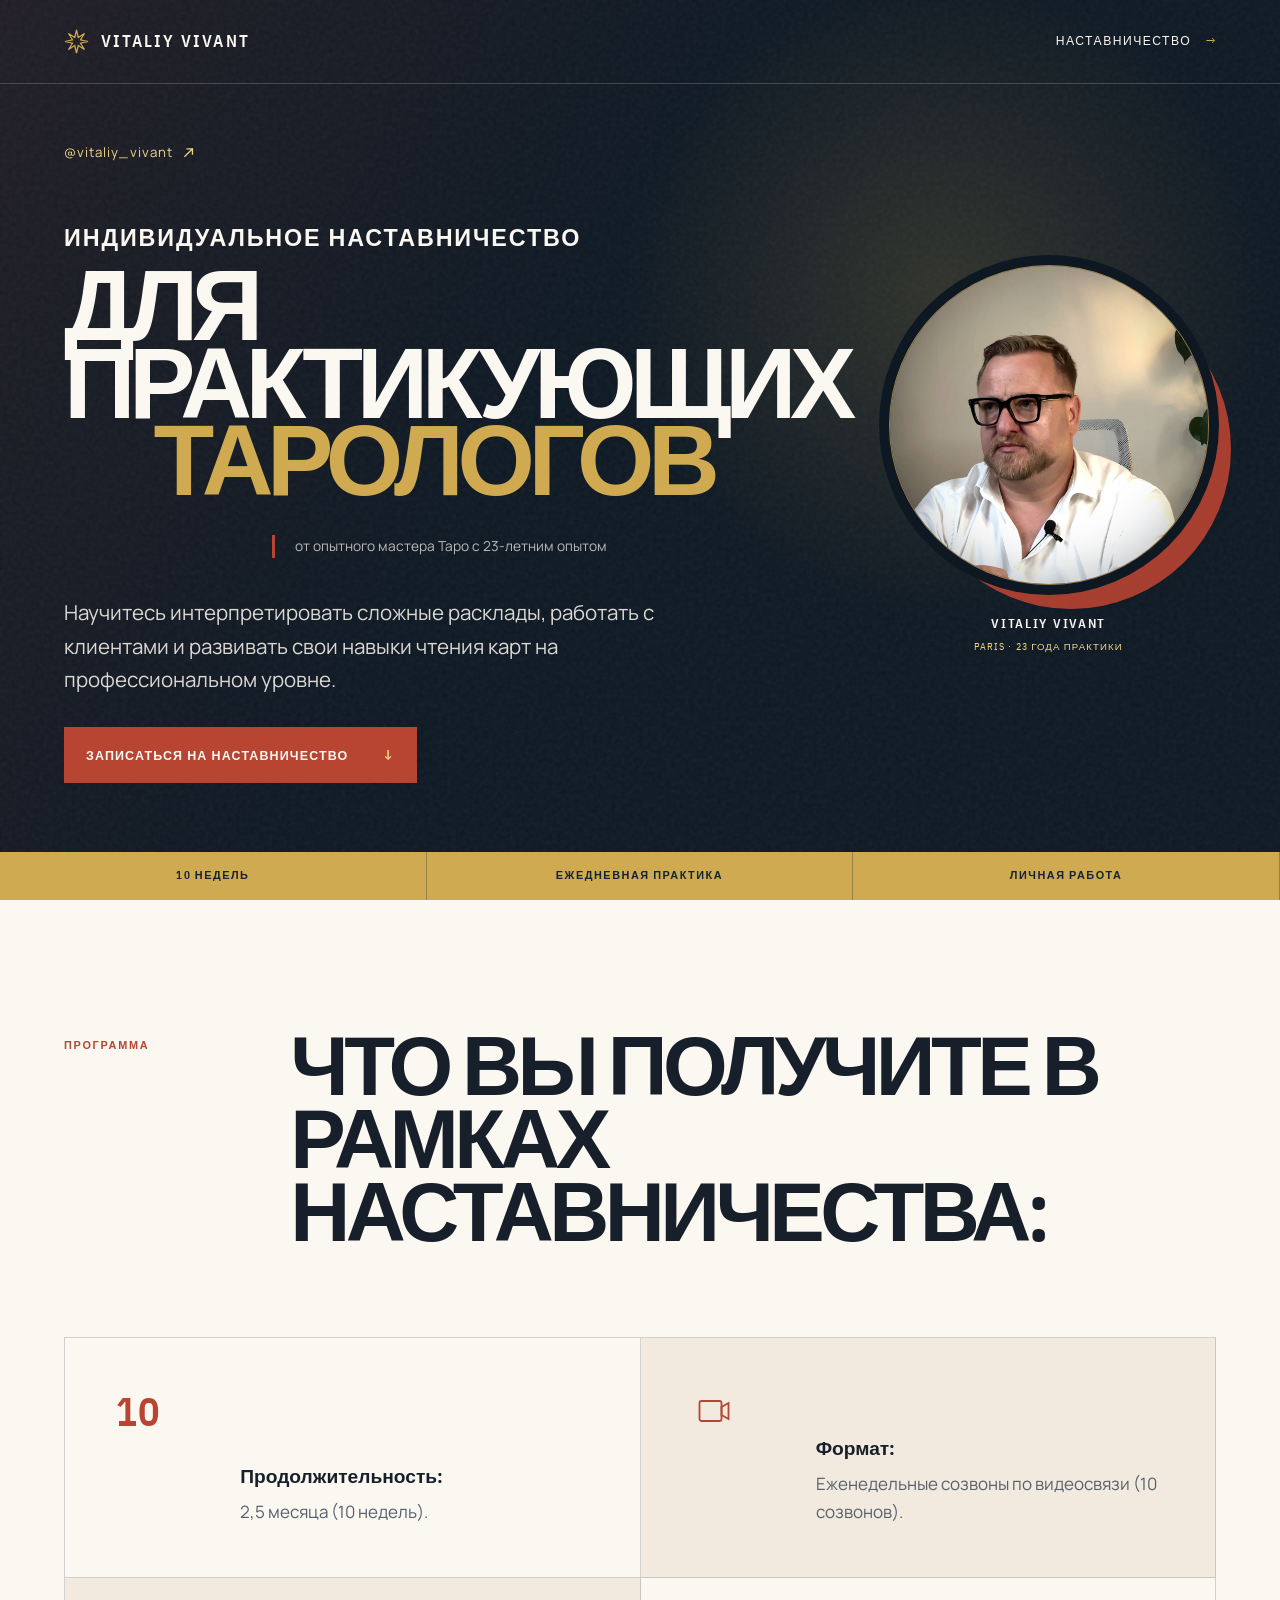
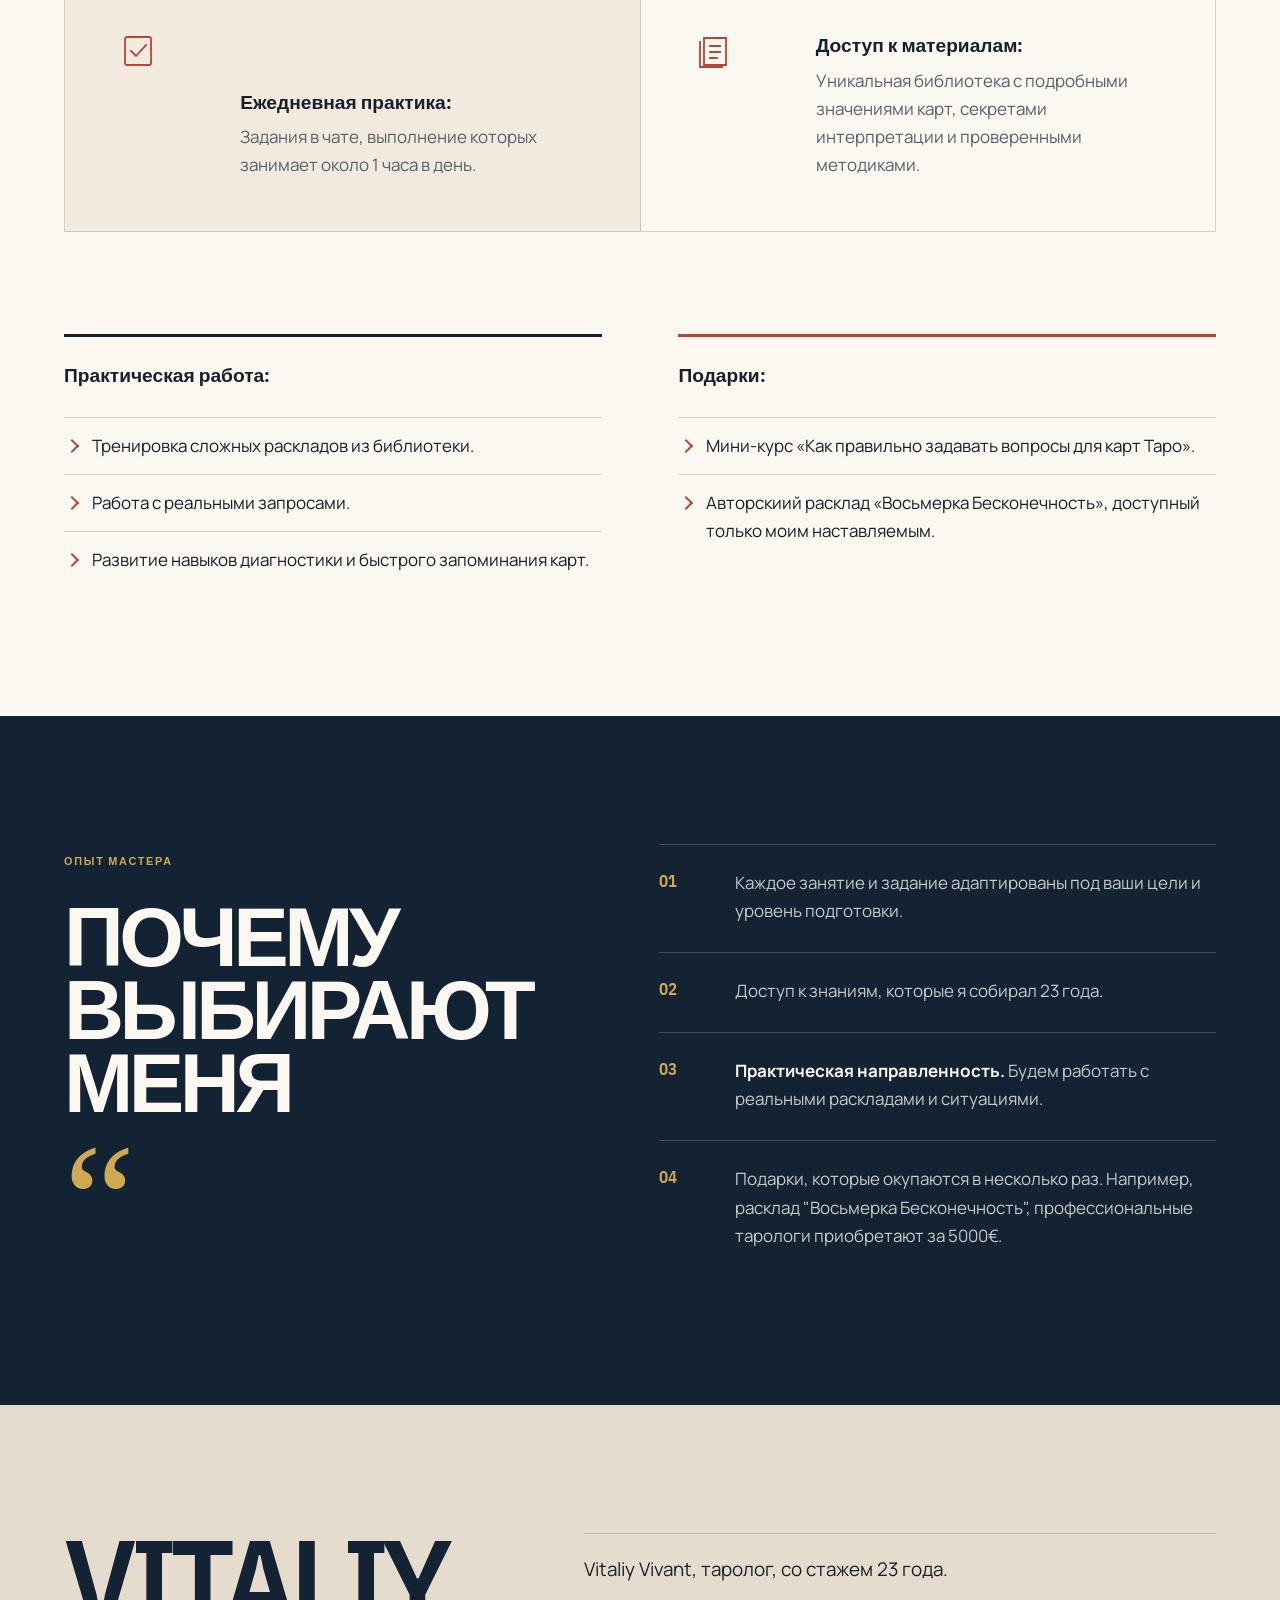
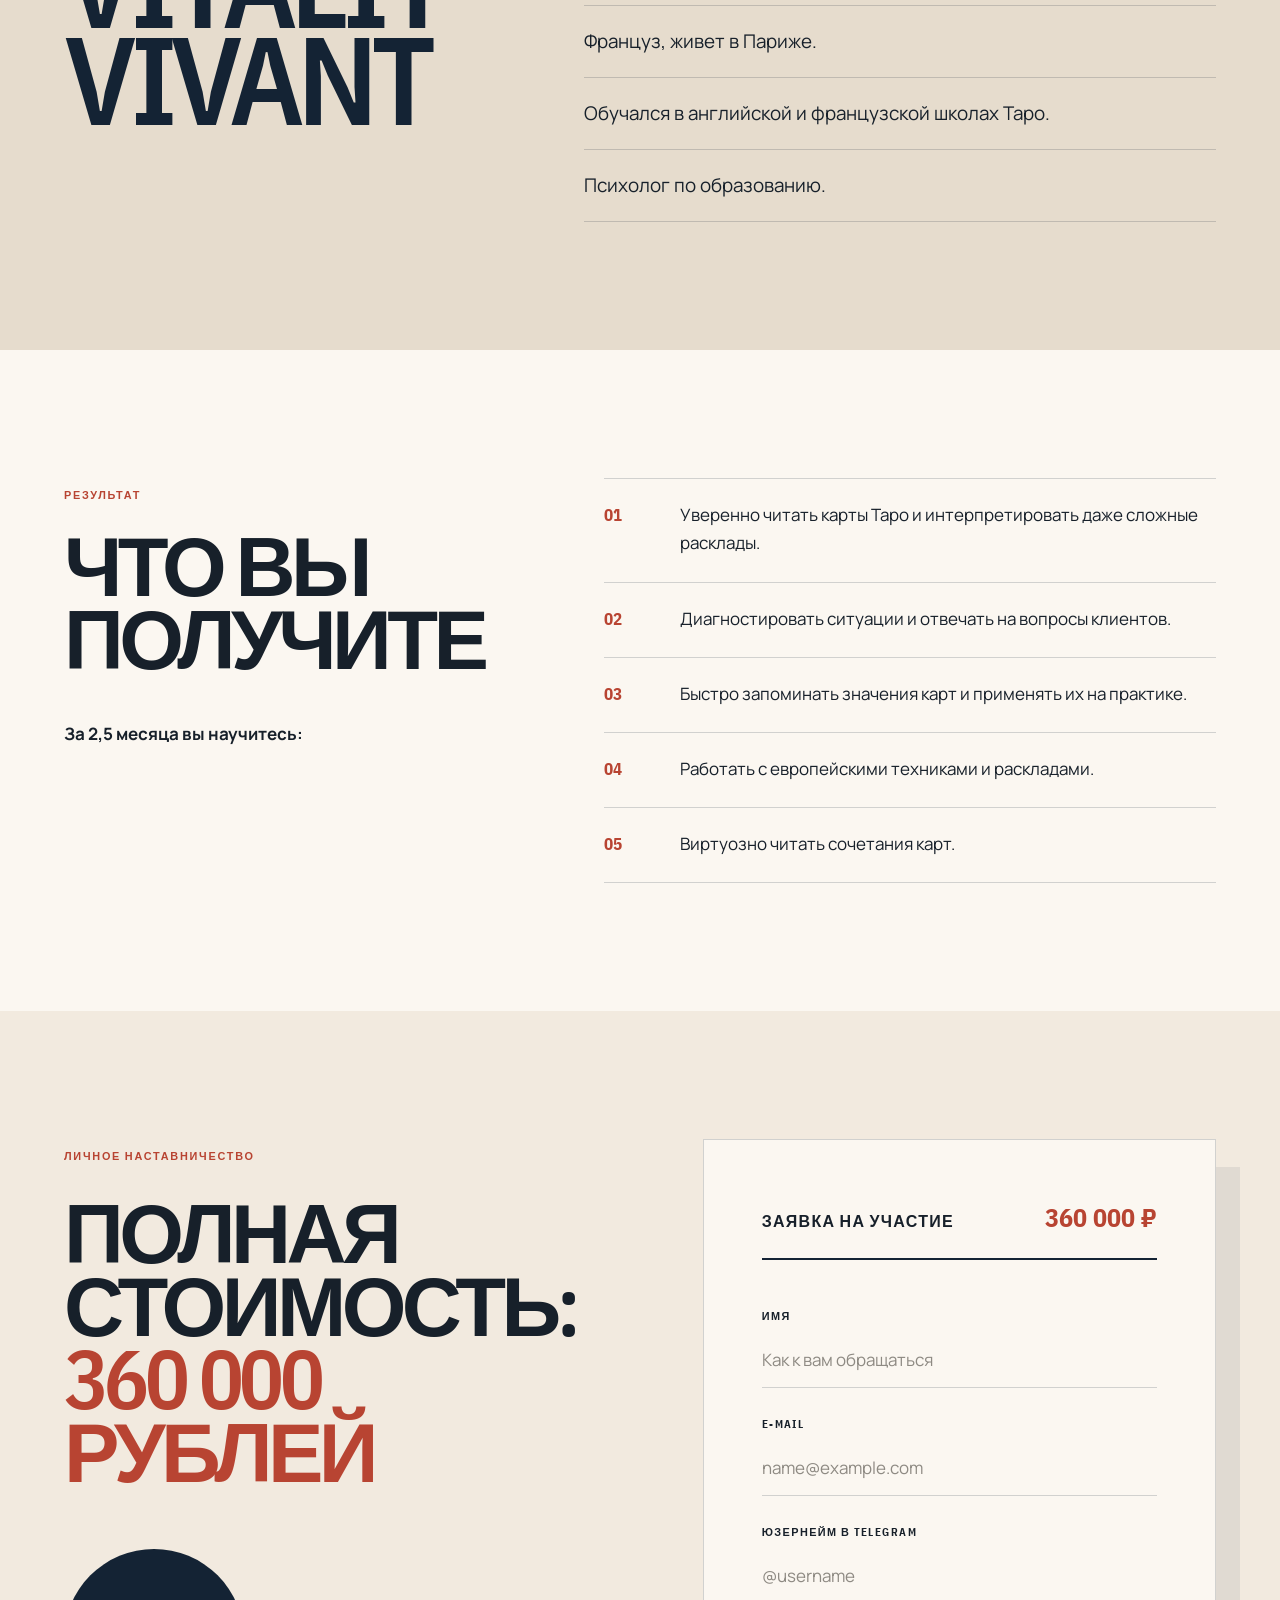
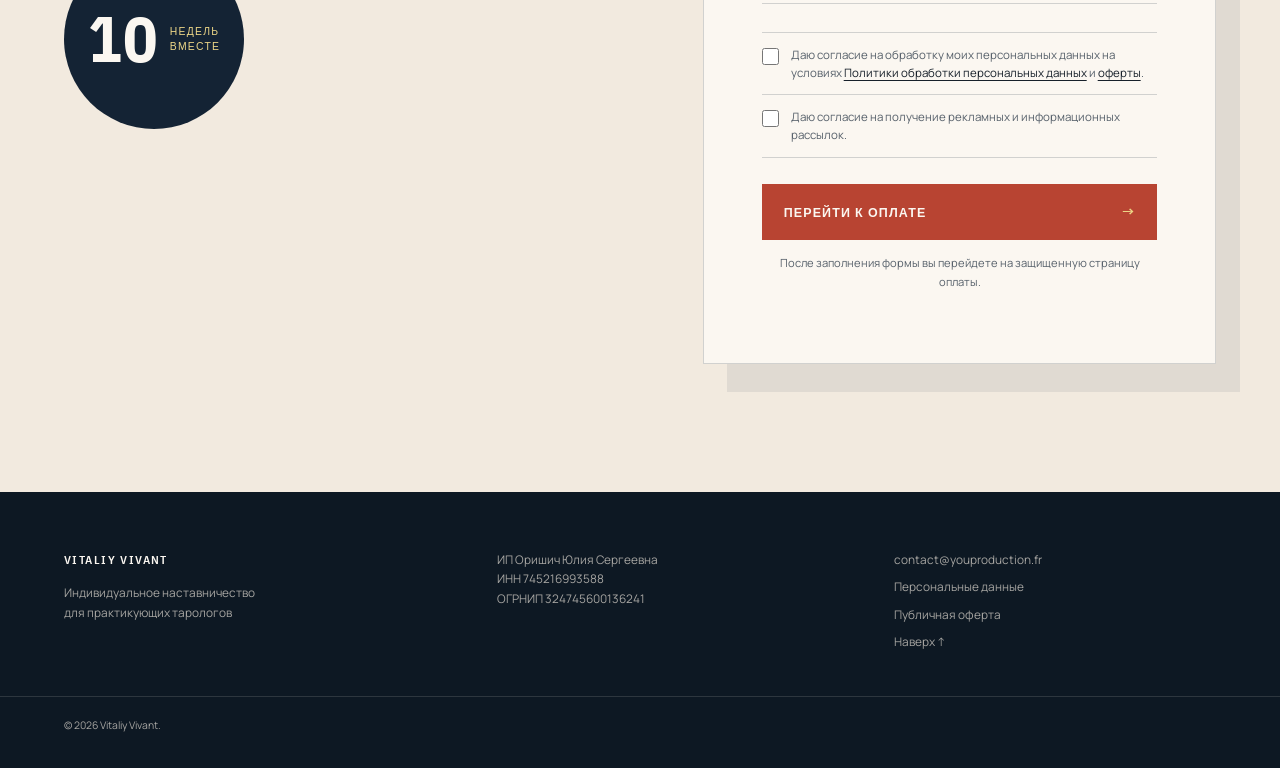
<file: index.html>
<!doctype html>
<html lang="ru">
<head>
  <meta charset="utf-8">
  <meta name="viewport" content="width=device-width, initial-scale=1">
  <title>Индивидуальное наставничество — Vitaliy Vivant</title>
  <meta name="description" content="Индивидуальное наставничество для практикующих тарологов от Vitaliy Vivant.">
  <meta name="theme-color" content="#142334">
  <meta property="og:type" content="website">
  <meta property="og:title" content="Индивидуальное наставничество — Vitaliy Vivant">
  <meta property="og:description" content="10 недель практической работы с опытным мастером Таро.">
  <meta property="og:image" content="assets/img/vitaliy-vivant-circle.jpg">
  <link rel="icon" href="data:image/svg+xml,%3Csvg xmlns='http://www.w3.org/2000/svg' viewBox='0 0 200 200'%3E%3Crect width='200' height='200' rx='24' fill='%23142334'/%3E%3Cpath d='M100 20 112.6 69.5 156.6 43.4 130.5 87.4 180 100 130.5 112.6 156.6 156.6 112.6 130.5 100 180 87.4 130.5 43.4 156.6 69.5 112.6 20 100 69.5 87.4 43.4 43.4 87.4 69.5Z' fill='none' stroke='%23d0aa51' stroke-width='6'/%3E%3C/svg%3E">
  <link rel="preconnect" href="https://fonts.googleapis.com">
  <link rel="preconnect" href="https://fonts.gstatic.com" crossorigin>
  <link href="https://fonts.googleapis.com/css2?family=IBM+Plex+Sans+Condensed:wght@400;500;600;700&family=Manrope:wght@400;500;600;700&display=swap" rel="stylesheet">
  <link rel="stylesheet" href="assets/css/styles.css">
</head>
<body>
  <a class="skip-link" href="#main">К содержанию</a>

  <header class="site-header">
    <div class="wrap header-inner">
      <a class="brand" href="#top" aria-label="Vitaliy Vivant, в начало страницы">
        <svg viewBox="0 0 100 100" aria-hidden="true"><path d="M50 4 57 34 82 18 66 43 96 50 66 57 82 82 57 66 50 96 43 66 18 82 34 57 4 50 34 43 18 18 43 34Z"/></svg>
        <span>Vitaliy Vivant</span>
      </a>
      <a class="header-cta" href="#application">Наставничество <span>→</span></a>
    </div>
  </header>

  <main id="main">
    <section class="hero" id="top" aria-labelledby="hero-title">
      <div class="hero-noise" aria-hidden="true"></div>
      <div class="wrap hero-grid">
        <div class="hero-copy">
          <a class="handle reveal" href="https://t.me/vitaliy_vivant" target="_blank" rel="noopener">
            @vitaliy_vivant
            <svg class="inline-arrow" viewBox="0 0 20 20" aria-hidden="true"><path d="M5 15 15 5M8 5h7v7"/></svg>
          </a>
          <p class="hero-label reveal">индивидуальное наставничество</p>
          <h1 id="hero-title" class="hero-title reveal">для практикующих <em>тарологов</em></h1>
          <p class="hero-credential reveal">от опытного мастера Таро с 23-летним опытом</p>
          <p class="hero-lead reveal">Научитесь интерпретировать сложные расклады, работать с клиентами и развивать свои навыки чтения карт на профессиональном уровне.</p>
          <a class="button button-primary reveal" href="#application">Записаться на наставничество <span aria-hidden="true">↓</span></a>
        </div>

        <div class="hero-visual reveal" aria-label="Vitaliy Vivant, наставник">
          <div class="portrait-frame">
            <img src="assets/img/vitaliy-vivant-circle.jpg" width="1290" height="2796" alt="Vitaliy Vivant с колодой карт">
          </div>
          <p class="portrait-caption"><span>Vitaliy Vivant</span><small>Paris · 23 года практики</small></p>
        </div>
      </div>
      <div class="hero-strip" aria-hidden="true"><span>10 недель</span><span>ежедневная практика</span><span>личная работа</span></div>
    </section>

    <section class="section program" aria-labelledby="program-title">
      <div class="wrap">
        <div class="section-heading reveal">
          <p class="eyebrow">Программа</p>
          <h2 id="program-title">Что вы получите в рамках наставничества:</h2>
        </div>

        <div class="program-grid">
          <article class="program-card reveal">
            <span class="program-mark program-number" aria-hidden="true">10</span>
            <div><h3>Продолжительность:</h3><p>2,5 месяца (10 недель).</p></div>
          </article>
          <article class="program-card reveal">
            <span class="program-mark" aria-hidden="true">
              <svg viewBox="0 0 40 40"><rect x="5.5" y="10" width="22" height="20" rx="2"/><path d="m27.5 16 7-4v16l-7-4z"/></svg>
            </span>
            <div><h3>Формат:</h3><p>Еженедельные созвоны по видеосвязи (10 созвонов).</p></div>
          </article>
          <article class="program-card reveal">
            <span class="program-mark" aria-hidden="true">
              <svg viewBox="0 0 40 40"><rect x="7" y="6" width="26" height="28" rx="2"/><path d="m13 20 5 5 10-11"/></svg>
            </span>
            <div><h3>Ежедневная практика:</h3><p>Задания в чате, выполнение которых занимает около 1 часа в день.</p></div>
          </article>
          <article class="program-card reveal">
            <span class="program-mark" aria-hidden="true">
              <svg viewBox="0 0 40 40"><path d="M10 7h22v27H10z"/><path d="M6 11v25h22M16 15h10M16 21h10M16 27h7"/></svg>
            </span>
            <div><h3>Доступ к материалам:</h3><p>Уникальная библиотека с подробными значениями карт, секретами интерпретации и проверенными методиками.</p></div>
          </article>
        </div>

        <div class="practice-grid">
          <article class="practice-block reveal">
            <h3>Практическая работа:</h3>
            <ul>
              <li>Тренировка сложных раскладов из библиотеки.</li>
              <li>Работа с реальными запросами.</li>
              <li>Развитие навыков диагностики и быстрого запоминания карт.</li>
            </ul>
          </article>
          <article class="practice-block gift reveal">
            <h3>Подарки:</h3>
            <ul>
              <li>Мини-курс «Как правильно задавать вопросы для карт Таро».</li>
              <li>Авторскиий расклад «Восьмерка Бесконечность», доступный только моим наставляемым.</li>
            </ul>
          </article>
        </div>
      </div>
    </section>

    <section class="section why" aria-labelledby="why-title">
      <div class="wrap why-grid">
        <div class="why-heading">
          <p class="eyebrow light">Опыт мастера</p>
          <h2 id="why-title" class="reveal">Почему выбирают меня</h2>
          <div class="quote-mark reveal" aria-hidden="true">“</div>
        </div>
        <div class="why-list">
          <p class="reveal">Каждое занятие и задание адаптированы под ваши цели и уровень подготовки.</p>
          <p class="reveal">Доступ к знаниям, которые я собирал 23 года.</p>
          <p class="reveal"><strong>Практическая направленность.</strong> Будем работать с реальными раскладами и ситуациями.</p>
          <p class="reveal">Подарки, которые окупаются в несколько раз. Например, расклад "Восьмерка Бесконечность", профессиональные тарологи приобретают за 5000€.</p>
        </div>
      </div>
    </section>

    <section class="section mentor" aria-label="О наставнике">
      <div class="wrap mentor-grid">
        <div class="mentor-copy">
          <p class="mentor-name reveal">Vitaliy Vivant</p>
          <div class="mentor-facts">
            <p class="reveal">Vitaliy Vivant, таролог, со стажем 23 года.</p>
            <p class="reveal">Француз, живет в Париже.</p>
            <p class="reveal">Обучался в английской и французской школах Таро.</p>
            <p class="reveal">Психолог по образованию.</p>
          </div>
        </div>
      </div>
    </section>

    <section class="section outcomes" aria-labelledby="outcomes-title">
      <div class="wrap outcomes-grid">
        <div class="outcomes-heading">
          <p class="eyebrow">Результат</p>
          <h2 id="outcomes-title" class="reveal">что вы получите</h2>
          <p class="outcomes-lead reveal">За 2,5 месяца вы научитесь:</p>
        </div>
        <div class="outcomes-list">
          <p class="reveal"><span>01</span>Уверенно читать карты Таро и интерпретировать даже сложные расклады.</p>
          <p class="reveal"><span>02</span>Диагностировать ситуации и отвечать на вопросы клиентов.</p>
          <p class="reveal"><span>03</span>Быстро запоминать значения карт и применять их на практике.</p>
          <p class="reveal"><span>04</span>Работать с европейскими техниками и раскладами.</p>
          <p class="reveal"><span>05</span>Виртуозно читать сочетания карт.</p>
        </div>
      </div>
    </section>

    <section class="application" id="application" aria-labelledby="application-title">
      <div class="wrap application-grid">
        <div class="offer-copy">
          <p class="eyebrow">Личное наставничество</p>
          <h2 id="application-title" class="reveal">Полная стоимость: <span>360 000 рублей</span></h2>
          <div class="offer-seal reveal" aria-hidden="true"><b>10</b><span>недель<br>вместе</span></div>
        </div>

        <form class="order-form reveal" id="mentorshipForm" novalidate>
          <div class="form-heading">
            <span>Заявка на участие</span>
            <b>360 000 ₽</b>
          </div>

          <div class="field" id="field-name">
            <label for="name">Имя</label>
            <input id="name" name="name" type="text" autocomplete="name" placeholder="Как к вам обращаться" required>
            <p class="error">Введите имя.</p>
          </div>

          <div class="field" id="field-email">
            <label for="email">E-mail</label>
            <input id="email" name="email" type="email" autocomplete="email" placeholder="name@example.com" required>
            <p class="error">Введите корректный e-mail.</p>
          </div>

          <div class="field" id="field-telegram">
            <label for="telegram">Юзернейм в Telegram</label>
            <input id="telegram" name="telegram" type="text" autocomplete="off" placeholder="@username" required>
            <p class="error">Укажите юзернейм в Telegram.</p>
          </div>

          <div class="consent-list">
            <label class="consent consent-required" id="field-consent">
              <input type="checkbox" name="agree" aria-describedby="consentError" required>
              <span>Даю согласие на обработку моих персональных данных на условиях <a href="privacy.html" target="_blank" rel="noopener">Политики обработки персональных данных</a> и <a href="offer.html" target="_blank" rel="noopener">оферты</a>.</span>
            </label>
            <p class="consent-error" id="consentError">Это обязательное поле.</p>
            <label class="consent consent-optional">
              <input type="checkbox" name="marketing">
              <span>Даю согласие на получение рекламных и информационных рассылок.</span>
            </label>
          </div>

          <button class="button button-primary button-block" type="submit">Перейти к оплате <span aria-hidden="true">→</span></button>
          <p class="form-note">После заполнения формы вы перейдете на защищенную страницу оплаты.</p>
          <p class="form-status" id="formStatus" role="status" aria-live="polite"></p>
        </form>
      </div>
    </section>
  </main>

  <footer class="site-footer">
    <div class="wrap footer-grid">
      <div><div class="footer-brand">Vitaliy Vivant</div><p>Индивидуальное наставничество<br>для практикующих тарологов</p></div>
      <div><p>ИП Оришич Юлия Сергеевна<br>ИНН 745216993588<br>ОГРНИП 324745600136241</p></div>
      <nav aria-label="Ссылки"><a href="mailto:contact@youproduction.fr">contact@youproduction.fr</a><a href="privacy.html">Персональные данные</a><a href="offer.html">Публичная оферта</a><a href="#top">Наверх ↑</a></nav>
    </div>
    <div class="wrap copyright">© <span id="year">2026</span> Vitaliy Vivant.</div>
  </footer>

  <script src="assets/js/main.js"></script>
</body>
</html>
</file>
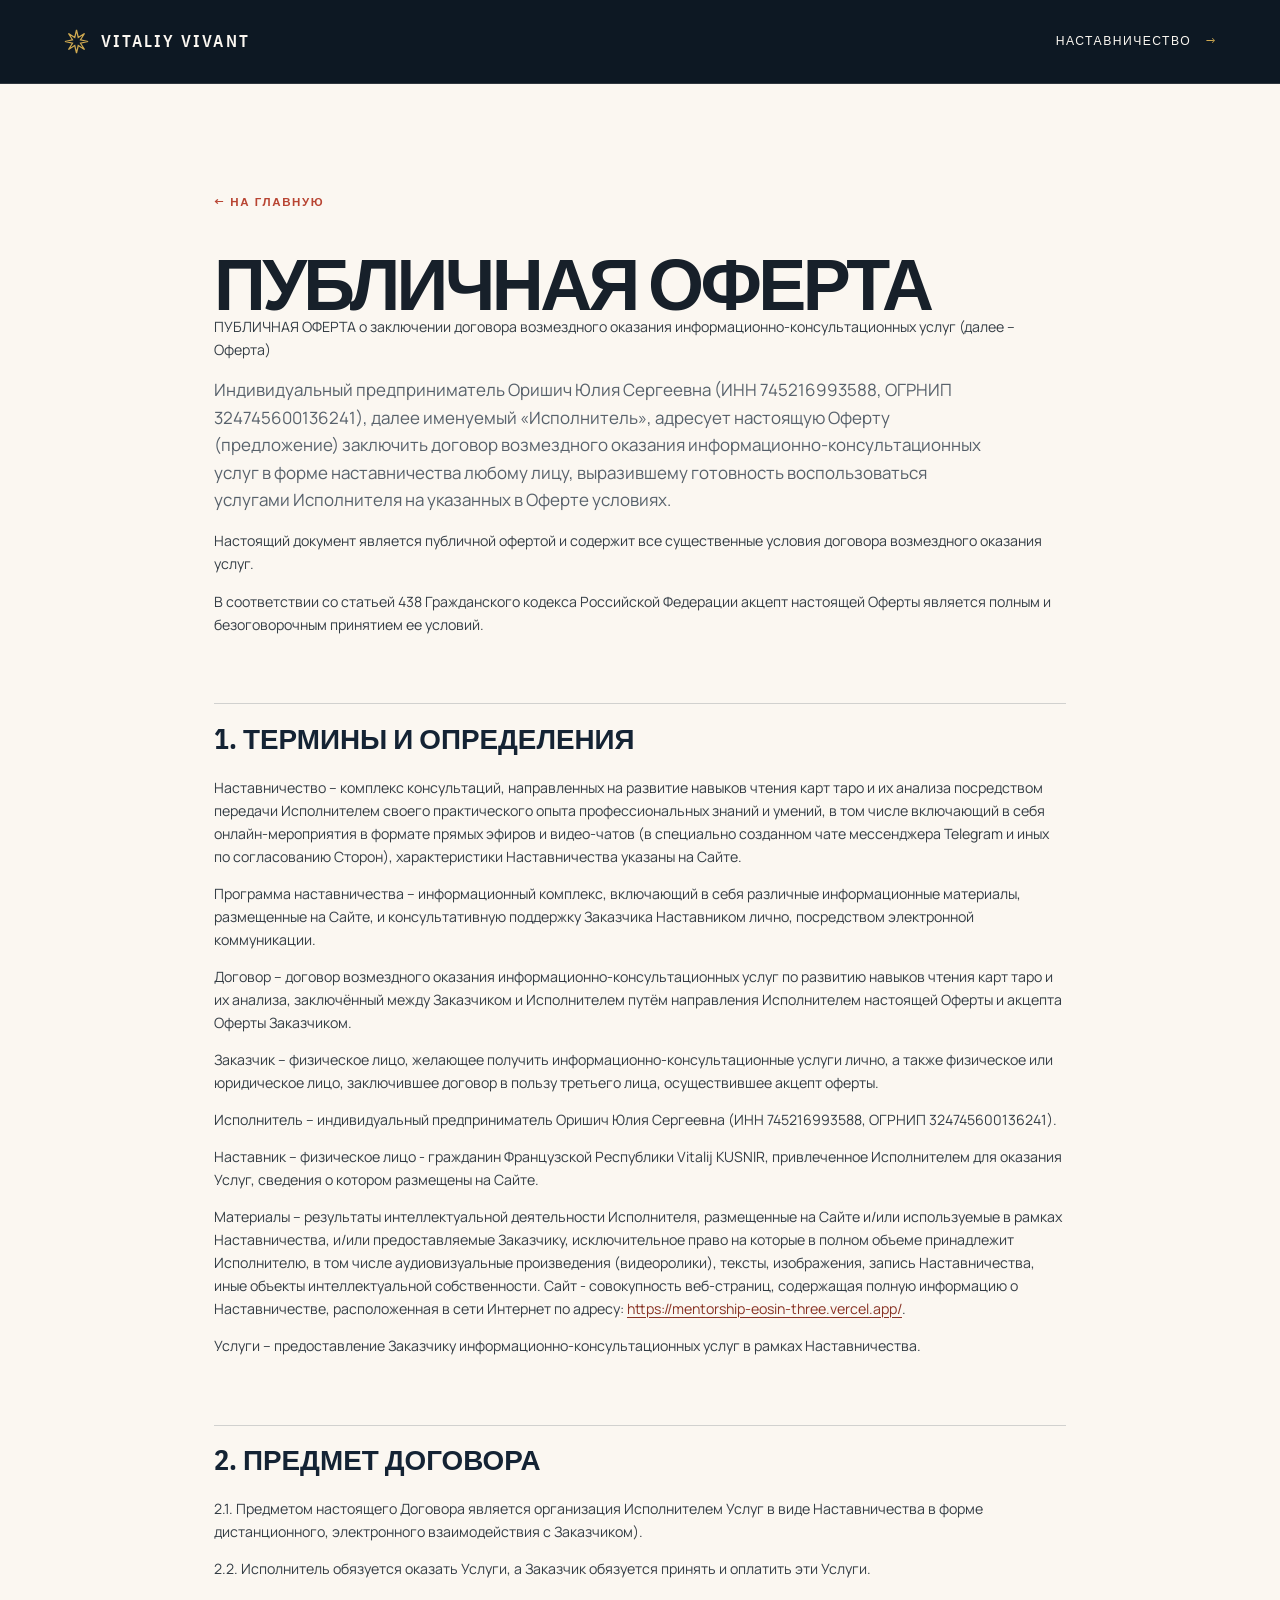
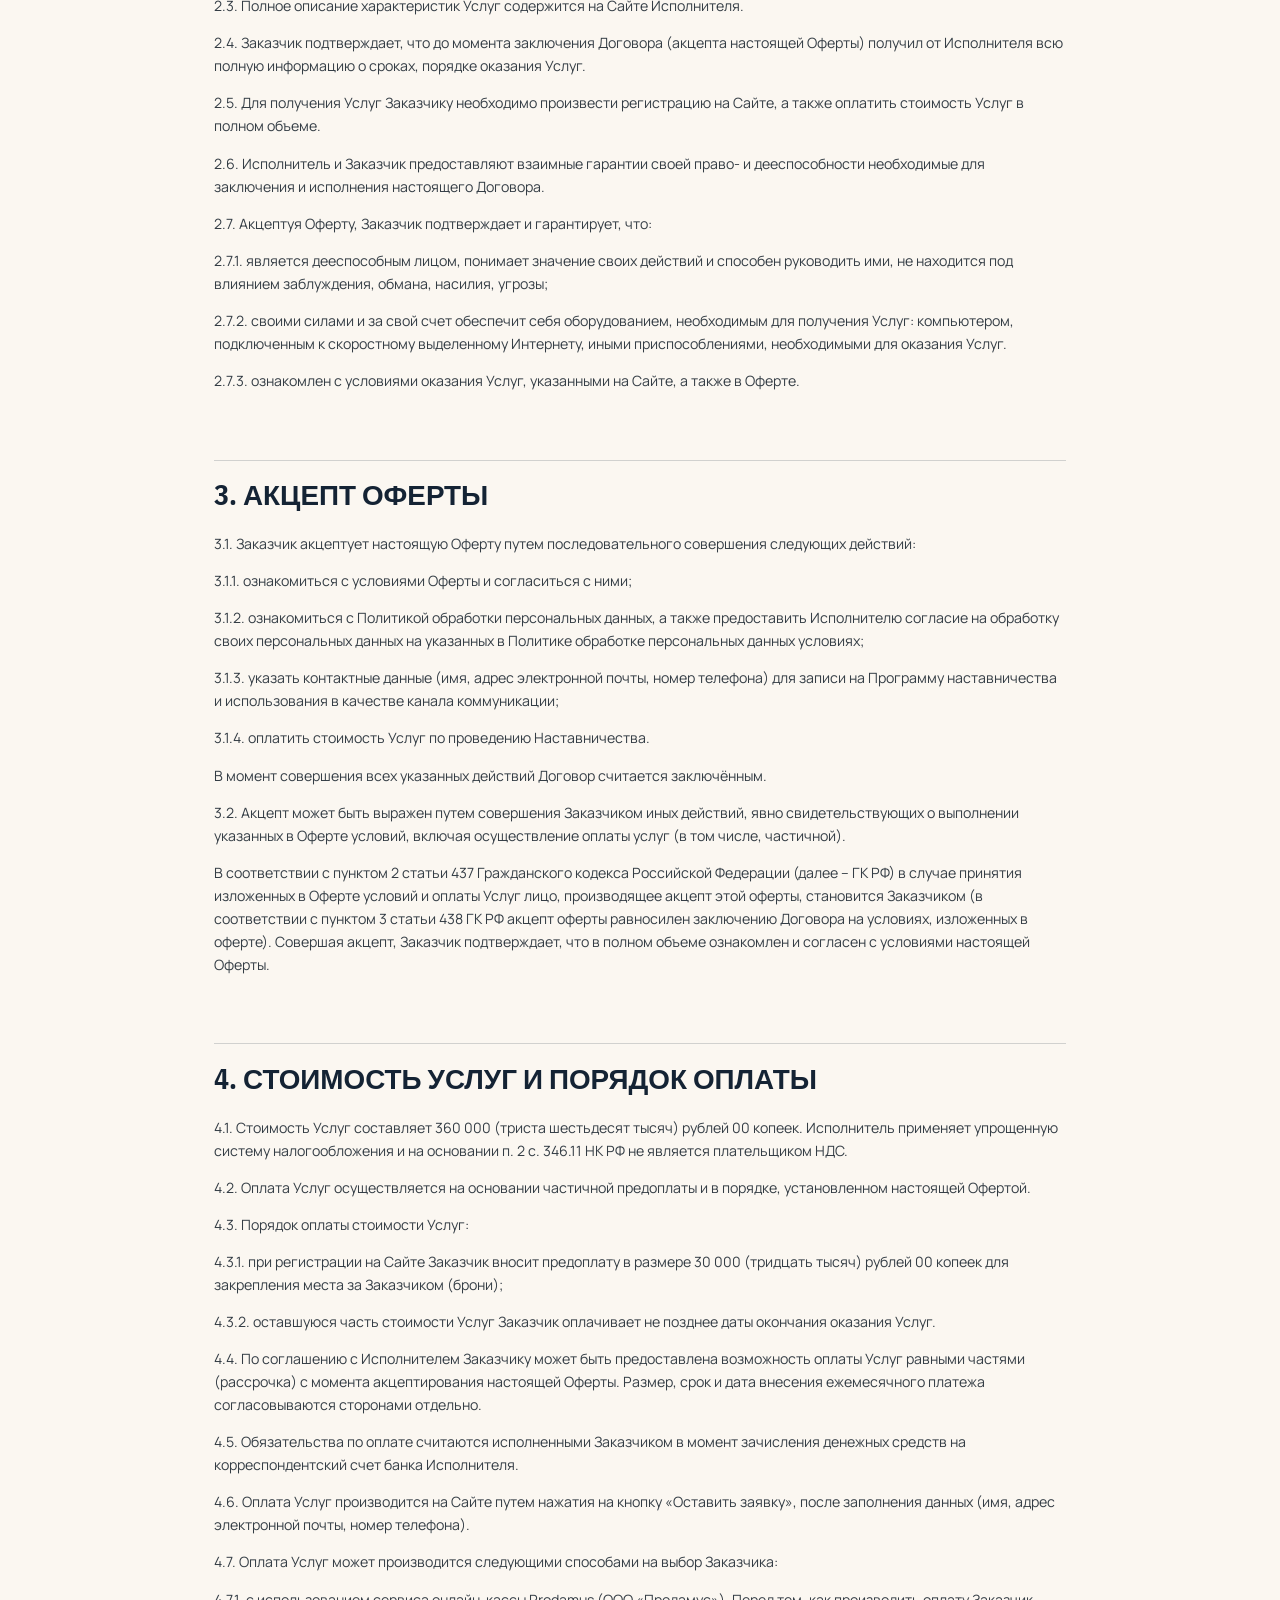
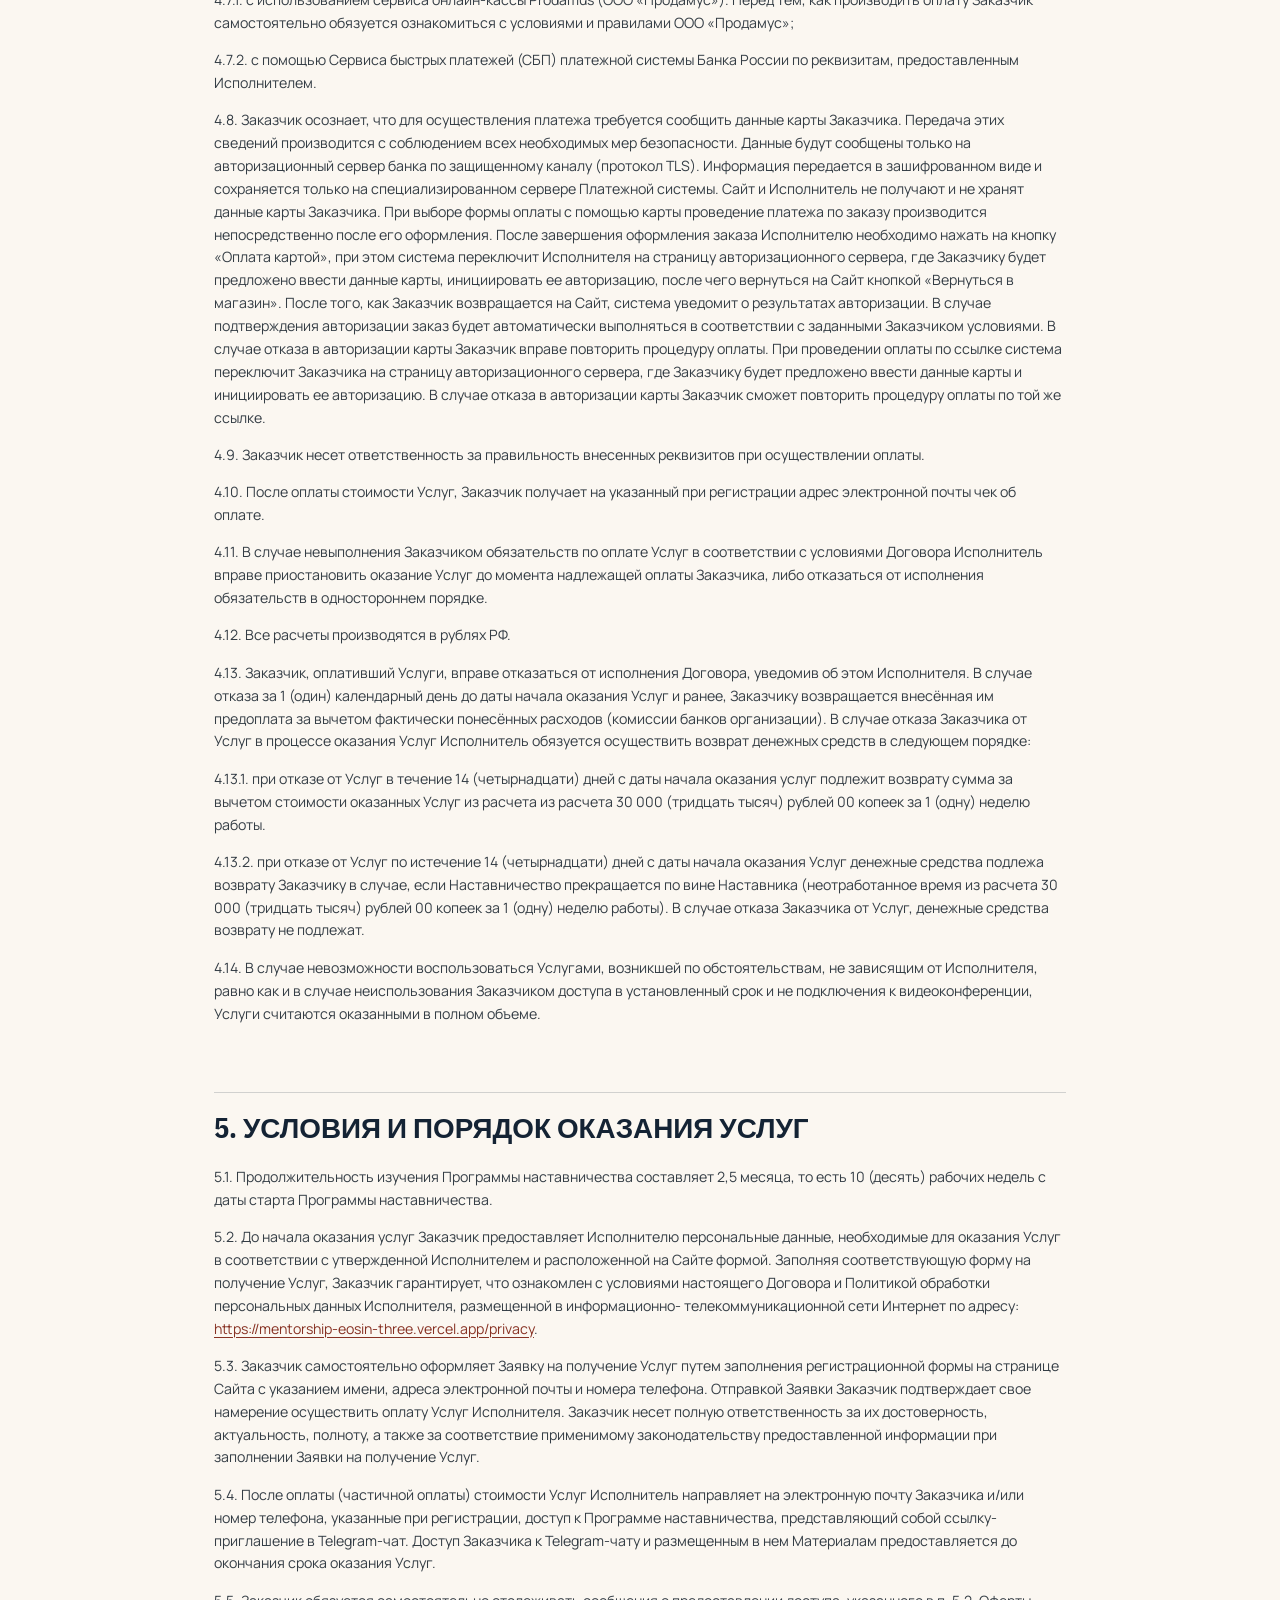
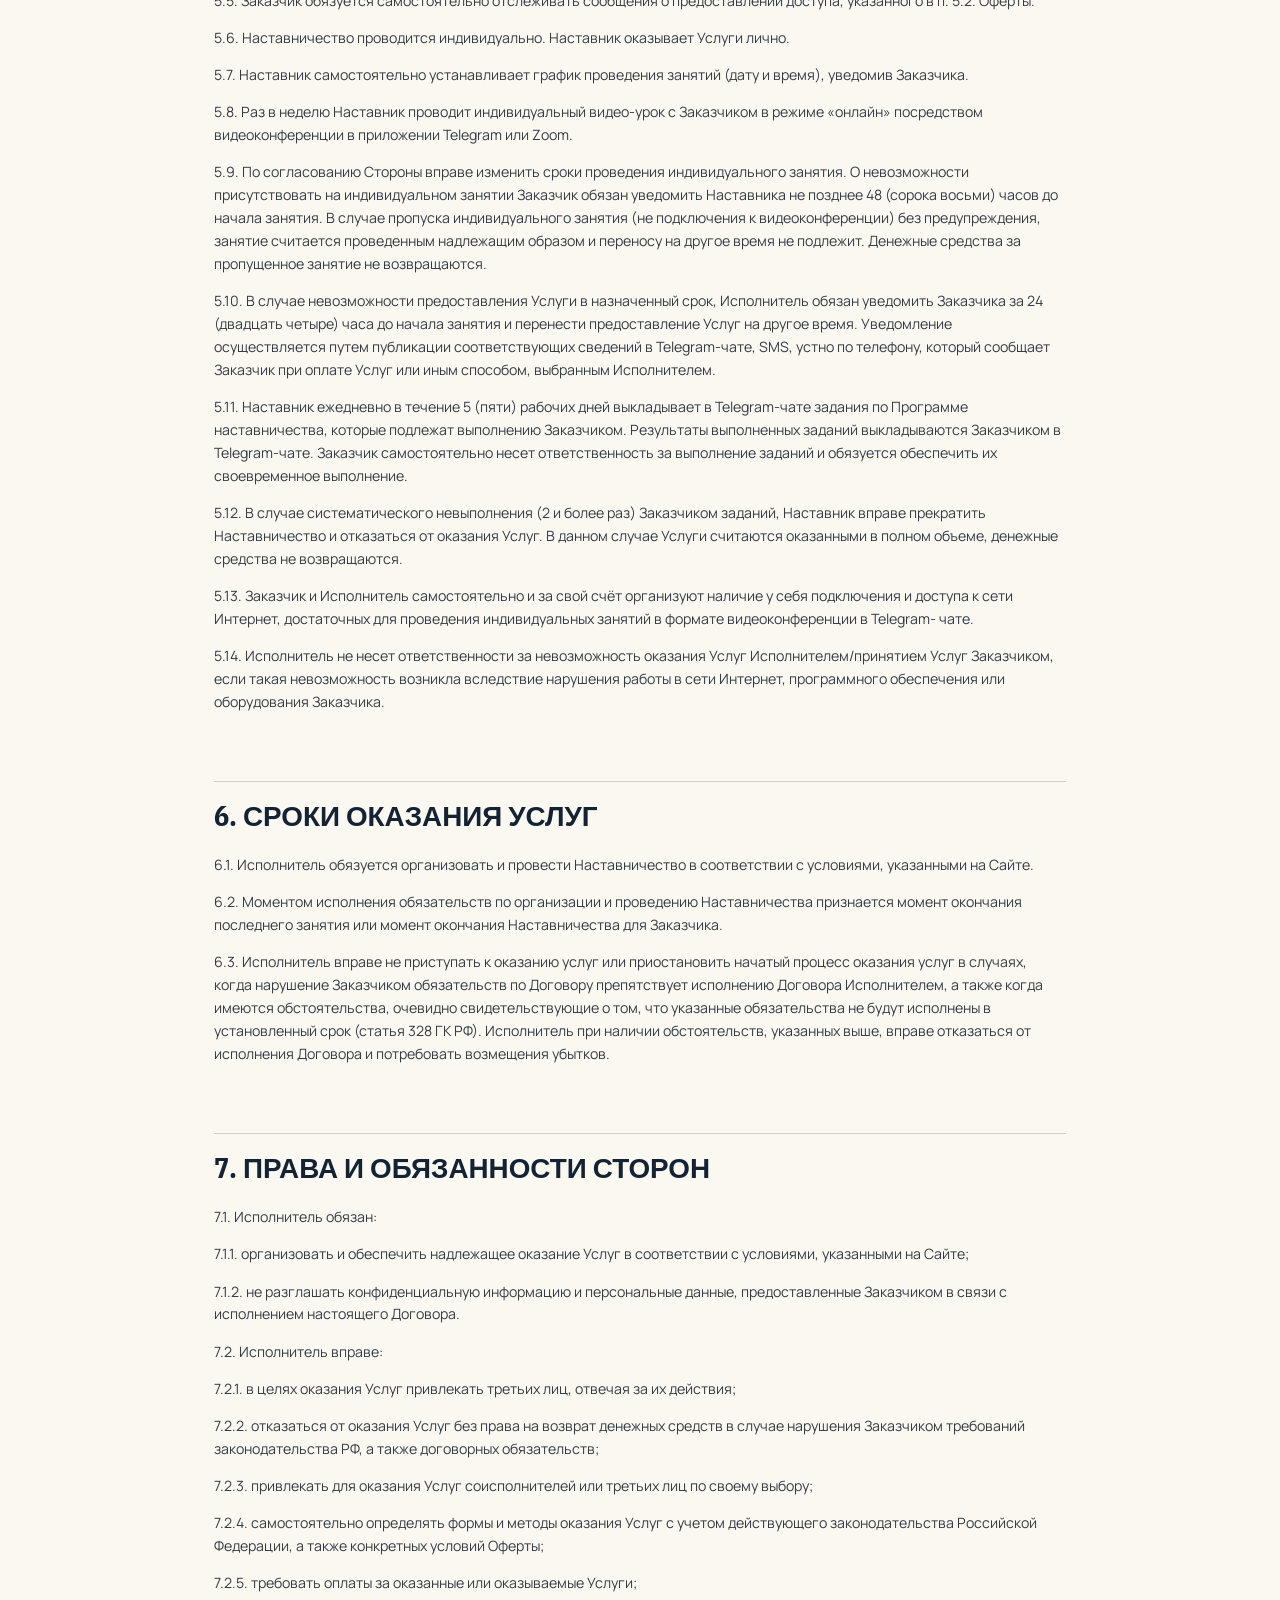
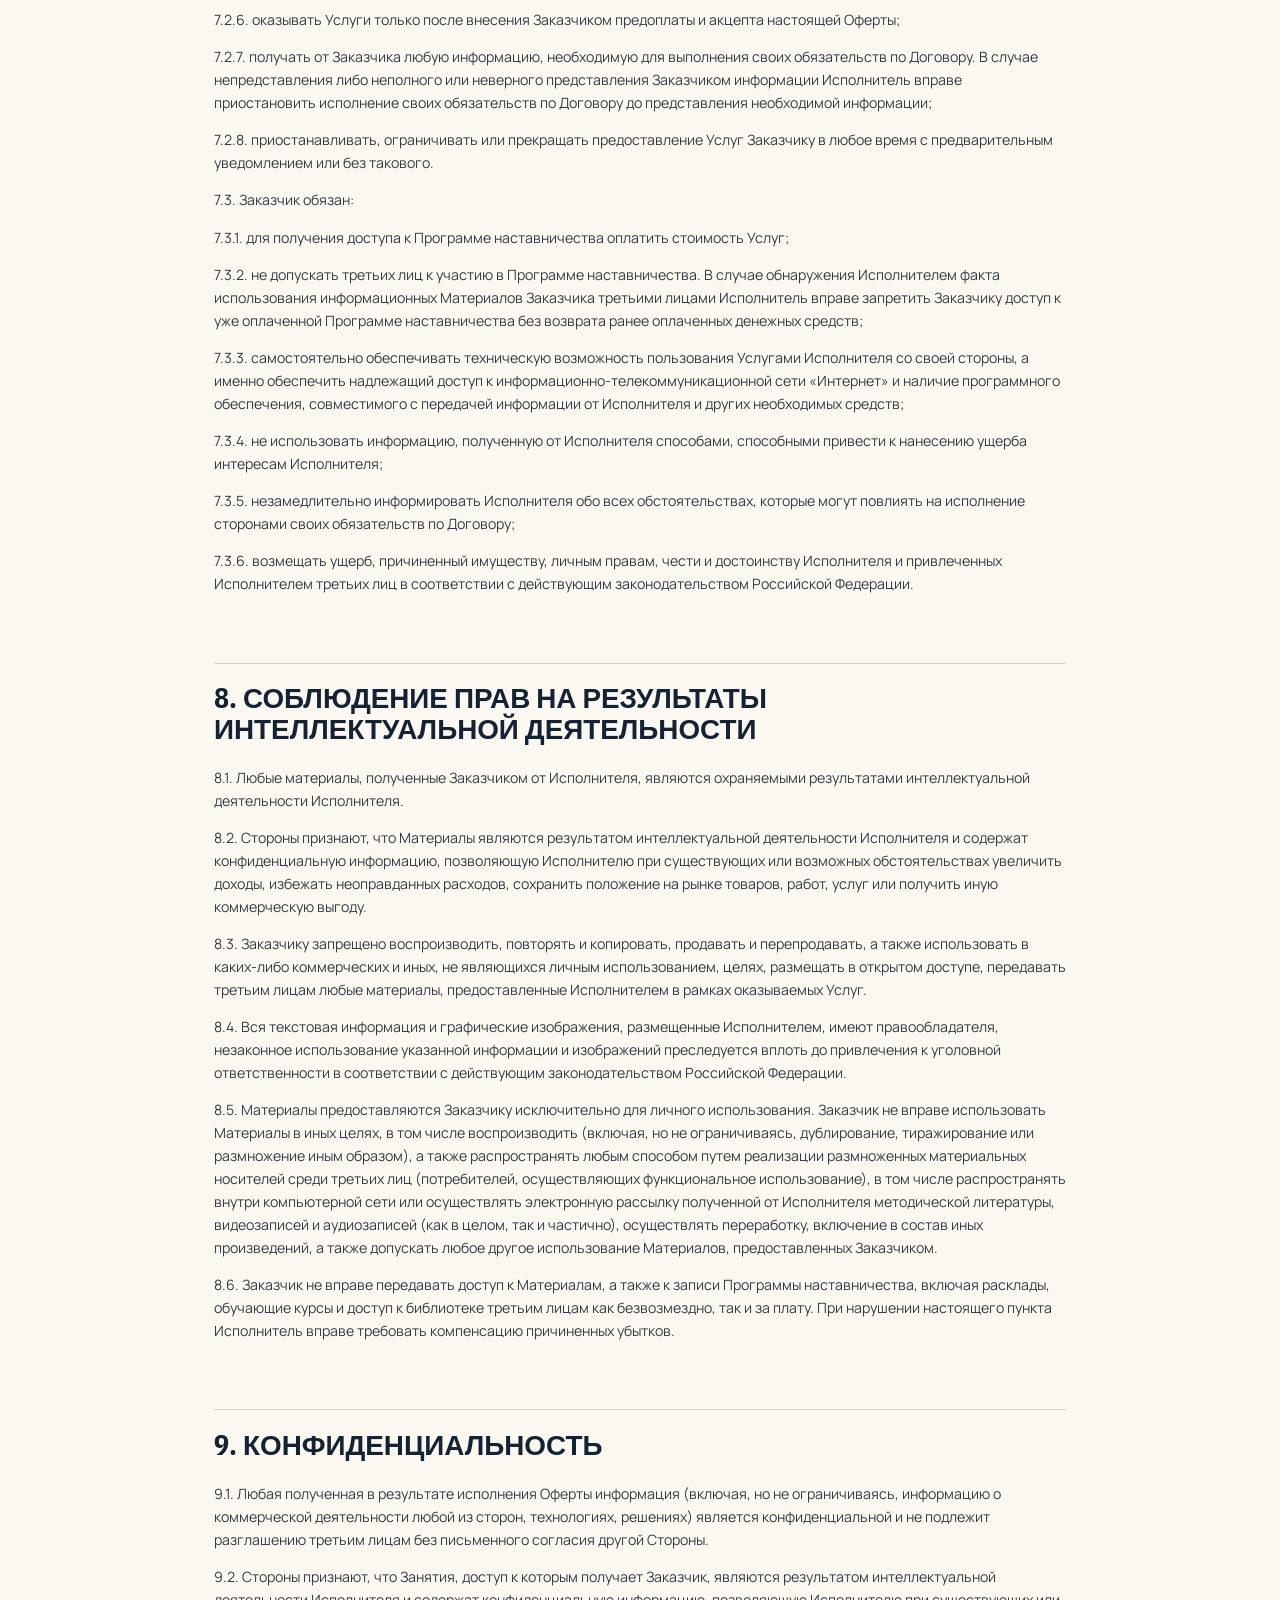
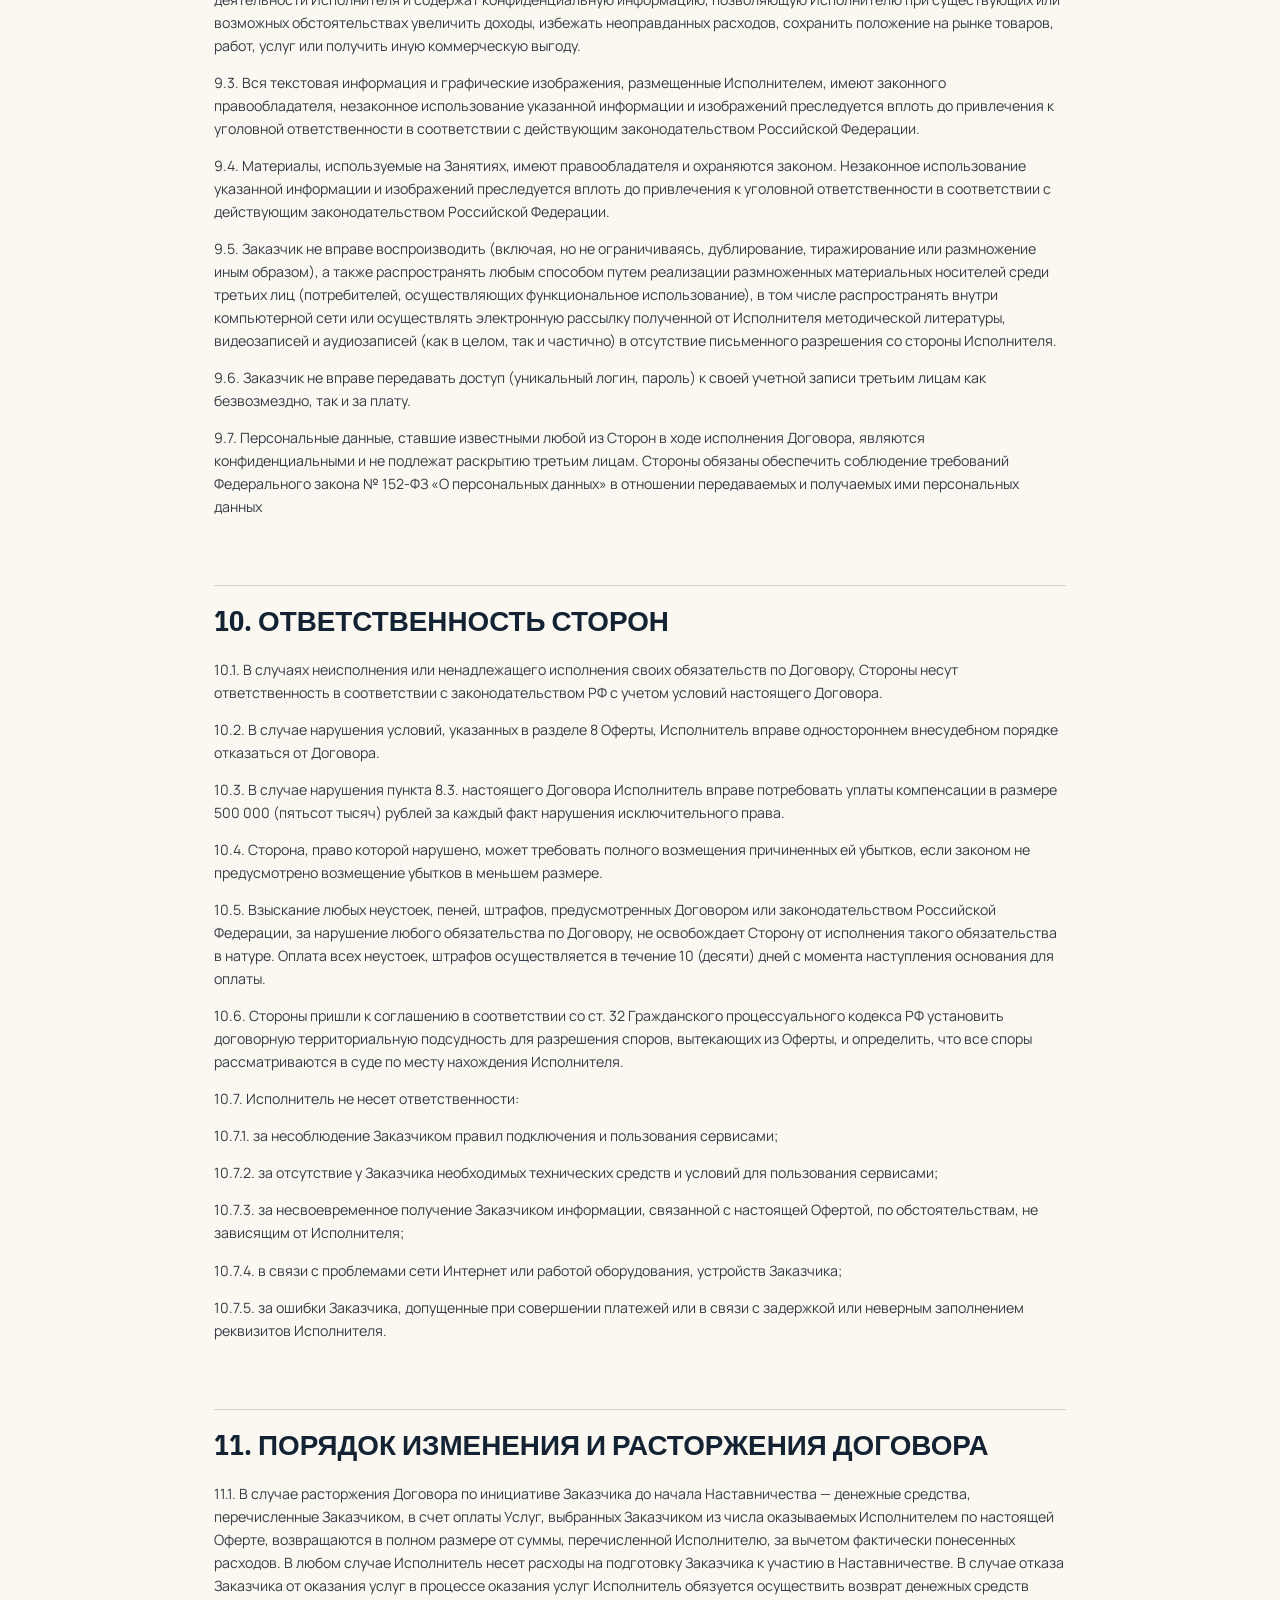
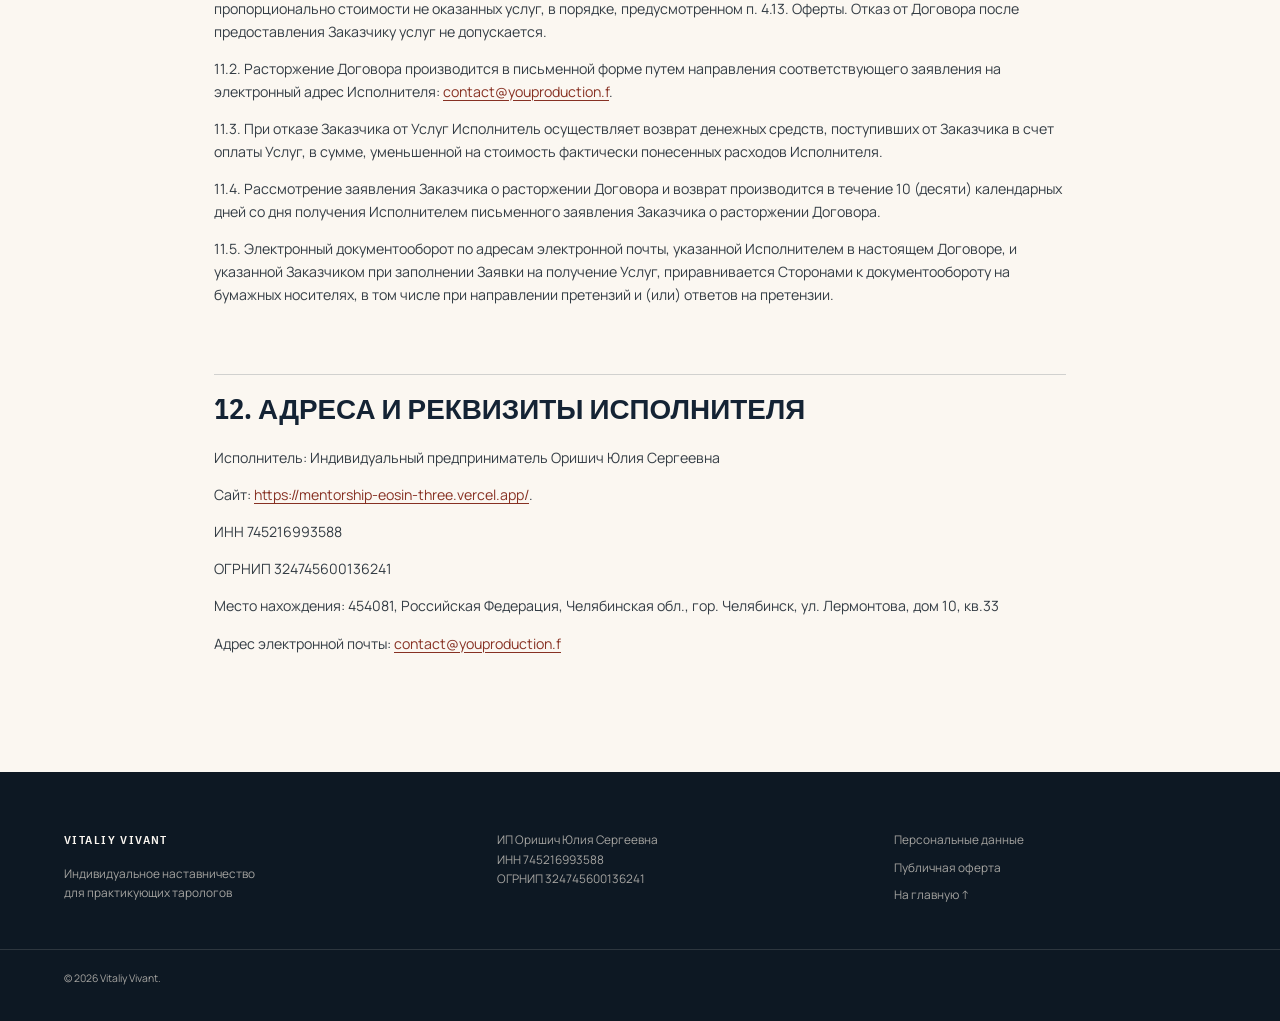
<file: offer.html>
<!doctype html>
<html lang="ru">
<head>
  <meta charset="utf-8">
  <meta name="viewport" content="width=device-width, initial-scale=1">
  <title>Публичная оферта — Vitaliy Vivant</title>
  <meta name="robots" content="noindex">
  <meta name="theme-color" content="#142334">
  <link rel="icon" href="data:image/svg+xml,%3Csvg xmlns='http://www.w3.org/2000/svg' viewBox='0 0 200 200'%3E%3Crect width='200' height='200' rx='24' fill='%23142334'/%3E%3Cpath d='M100 20 112.6 69.5 156.6 43.4 130.5 87.4 180 100 130.5 112.6 156.6 156.6 112.6 130.5 100 180 87.4 130.5 43.4 156.6 69.5 112.6 20 100 69.5 87.4 43.4 43.4 87.4 69.5Z' fill='none' stroke='%23d0aa51' stroke-width='6'/%3E%3C/svg%3E">
  <link rel="preconnect" href="https://fonts.googleapis.com">
  <link rel="preconnect" href="https://fonts.gstatic.com" crossorigin>
  <link href="https://fonts.googleapis.com/css2?family=IBM+Plex+Sans+Condensed:wght@400;500;600;700&family=Manrope:wght@400;500;600;700&display=swap" rel="stylesheet">
  <link rel="stylesheet" href="assets/css/styles.css">
</head>
<body class="legal-body">
  <header class="legal-header">
    <div class="wrap header-inner">
      <a class="brand" href="index.html" aria-label="Vitaliy Vivant, на главную">
        <svg viewBox="0 0 100 100" aria-hidden="true"><path d="M50 4 57 34 82 18 66 43 96 50 66 57 82 82 57 66 50 96 43 66 18 82 34 57 4 50 34 43 18 18 43 34Z"/></svg>
        <span>Vitaliy Vivant</span>
      </a>
      <a class="header-cta" href="index.html#application">Наставничество <span>→</span></a>
    </div>
  </header>
  <main class="legal-main">
    <article class="wrap legal-doc">
      <a class="legal-back" href="index.html">← На главную</a>
      <h1 class="legal-title">Публичная оферта</h1>
      <div class="legal-content">
        <p>ПУБЛИЧНАЯ ОФЕРТА о заключении договора возмездного оказания информационно-консультационных услуг (далее – Оферта)</p>
        <p class="legal-subtitle">Индивидуальный предприниматель Оришич Юлия Сергеевна (ИНН 745216993588, ОГРНИП 324745600136241), далее именуемый «Исполнитель», адресует настоящую Оферту (предложение) заключить договор возмездного оказания информационно-консультационных услуг в форме наставничества любому лицу, выразившему готовность воспользоваться услугами Исполнителя на указанных в Оферте условиях.</p>
        <p>Настоящий документ является публичной офертой и содержит все существенные условия договора возмездного оказания услуг.</p>
        <p>В соответствии со статьей 438 Гражданского кодекса Российской Федерации акцепт настоящей Оферты является полным и безоговорочным принятием ее условий.</p>
        <h2>1. ТЕРМИНЫ И ОПРЕДЕЛЕНИЯ</h2>
        <p>Наставничество – комплекс консультаций, направленных на развитие навыков чтения карт таро и их анализа посредством передачи Исполнителем своего практического опыта профессиональных знаний и умений, в том числе включающий в себя онлайн-мероприятия в формате прямых эфиров и видео-чатов (в специально созданном чате мессенджера Telegram и иных по согласованию Сторон), характеристики Наставничества указаны на Сайте.</p>
        <p>Программа наставничества – информационный комплекс, включающий в себя различные информационные материалы, размещенные на Сайте, и консультативную поддержку Заказчика Наставником лично, посредством электронной коммуникации.</p>
        <p>Договор – договор возмездного оказания информационно-консультационных услуг по развитию навыков чтения карт таро и их анализа, заключённый между Заказчиком и Исполнителем путём направления Исполнителем настоящей Оферты и акцепта Оферты Заказчиком.</p>
        <p>Заказчик – физическое лицо, желающее получить информационно-консультационные услуги лично, а также физическое или юридическое лицо, заключившее договор в пользу третьего лица, осуществившее акцепт оферты.</p>
        <p>Исполнитель – индивидуальный предприниматель Оришич Юлия Сергеевна (ИНН 745216993588, ОГРНИП 324745600136241).</p>
        <p>Наставник – физическое лицо - гражданин Французской Республики Vitalij KUSNIR, привлеченное Исполнителем для оказания Услуг, сведения о котором размещены на Сайте.</p>
        <p>Материалы – результаты интеллектуальной деятельности Исполнителя, размещенные на Сайте и/или используемые в рамках Наставничества, и/или предоставляемые Заказчику, исключительное право на которые в полном объеме принадлежит Исполнителю, в том числе аудиовизуальные произведения (видеоролики), тексты, изображения, запись Наставничества, иные объекты интеллектуальной собственности. Сайт - совокупность веб-страниц, содержащая полную информацию о Наставничестве, расположенная в сети Интернет по адресу: <a href="https://mentorship-eosin-three.vercel.app/" target="_blank" rel="noopener">https://mentorship-eosin-three.vercel.app/</a>.</p>
        <p>Услуги – предоставление Заказчику информационно-консультационных услуг в рамках Наставничества.</p>
        <h2>2. ПРЕДМЕТ ДОГОВОРА</h2>
        <p>2.1. Предметом настоящего Договора является организация Исполнителем Услуг в виде Наставничества в форме дистанционного, электронного взаимодействия с Заказчиком).</p>
        <p>2.2. Исполнитель обязуется оказать Услуги, а Заказчик обязуется принять и оплатить эти Услуги.</p>
        <p>2.3. Полное описание характеристик Услуг содержится на Сайте Исполнителя.</p>
        <p>2.4. Заказчик подтверждает, что до момента заключения Договора (акцепта настоящей Оферты) получил от Исполнителя всю полную информацию о сроках, порядке оказания Услуг.</p>
        <p>2.5. Для получения Услуг Заказчику необходимо произвести регистрацию на Сайте, а также оплатить стоимость Услуг в полном объеме.</p>
        <p>2.6. Исполнитель и Заказчик предоставляют взаимные гарантии своей право- и дееспособности необходимые для заключения и исполнения настоящего Договора.</p>
        <p>2.7. Акцептуя Оферту, Заказчик подтверждает и гарантирует, что:</p>
        <p>2.7.1. является дееспособным лицом, понимает значение своих действий и способен руководить ими, не находится под влиянием заблуждения, обмана, насилия, угрозы;</p>
        <p>2.7.2. своими силами и за свой счет обеспечит себя оборудованием, необходимым для получения Услуг: компьютером, подключенным к скоростному выделенному Интернету, иными приспособлениями, необходимыми для оказания Услуг.</p>
        <p>2.7.3. ознакомлен с условиями оказания Услуг, указанными на Сайте, а также в Оферте.</p>
        <h2>3. АКЦЕПТ ОФЕРТЫ</h2>
        <p>3.1. Заказчик акцептует настоящую Оферту путем последовательного совершения следующих действий:</p>
        <p>3.1.1. ознакомиться с условиями Оферты и согласиться с ними;</p>
        <p>3.1.2. ознакомиться с Политикой обработки персональных данных, а также предоставить Исполнителю согласие на обработку своих персональных данных на указанных в Политике обработке персональных данных условиях;</p>
        <p>3.1.3. указать контактные данные (имя, адрес электронной почты, номер телефона) для записи на Программу наставничества и использования в качестве канала коммуникации;</p>
        <p>3.1.4. оплатить стоимость Услуг по проведению Наставничества.</p>
        <p>В момент совершения всех указанных действий Договор считается заключённым.</p>
        <p>3.2. Акцепт может быть выражен путем совершения Заказчиком иных действий, явно свидетельствующих о выполнении указанных в Оферте условий, включая осуществление оплаты услуг (в том числе, частичной).</p>
        <p>В соответствии с пунктом 2 статьи 437 Гражданского кодекса Российской Федерации (далее – ГК РФ) в случае принятия изложенных в Оферте условий и оплаты Услуг лицо, производящее акцепт этой оферты, становится Заказчиком (в соответствии с пунктом 3 статьи 438 ГК РФ акцепт оферты равносилен заключению Договора на условиях, изложенных в оферте). Совершая акцепт, Заказчик подтверждает, что в полном объеме ознакомлен и согласен с условиями настоящей Оферты.</p>
        <h2>4. СТОИМОСТЬ УСЛУГ И ПОРЯДОК ОПЛАТЫ</h2>
        <p>4.1. Стоимость Услуг составляет 360 000 (триста шестьдесят тысяч) рублей 00 копеек. Исполнитель применяет упрощенную систему налогообложения и на основании п. 2 с. 346.11 НК РФ не является плательщиком НДС.</p>
        <p>4.2. Оплата Услуг осуществляется на основании частичной предоплаты и в порядке, установленном настоящей Офертой.</p>
        <p>4.3. Порядок оплаты стоимости Услуг:</p>
        <p>4.3.1. при регистрации на Сайте Заказчик вносит предоплату в размере 30 000 (тридцать тысяч) рублей 00 копеек для закрепления места за Заказчиком (брони);</p>
        <p>4.3.2. оставшуюся часть стоимости Услуг Заказчик оплачивает не позднее даты окончания оказания Услуг.</p>
        <p>4.4. По соглашению с Исполнителем Заказчику может быть предоставлена возможность оплаты Услуг равными частями (рассрочка) с момента акцептирования настоящей Оферты. Размер, срок и дата внесения ежемесячного платежа согласовываются сторонами отдельно.</p>
        <p>4.5. Обязательства по оплате считаются исполненными Заказчиком в момент зачисления денежных средств на корреспондентский счет банка Исполнителя.</p>
        <p>4.6. Оплата Услуг производится на Сайте путем нажатия на кнопку «Оставить заявку», после заполнения данных (имя, адрес электронной почты, номер телефона).</p>
        <p>4.7. Оплата Услуг может производится следующими способами на выбор Заказчика:</p>
        <p>4.7.1. с использованием сервиса онлайн-кассы Prodamus (ООО «Продамус»). Перед тем, как производить оплату Заказчик самостоятельно обязуется ознакомиться с условиями и правилами ООО «Продамус»;</p>
        <p>4.7.2. с помощью Сервиса быстрых платежей (СБП) платежной системы Банка России по реквизитам, предоставленным Исполнителем.</p>
        <p>4.8. Заказчик осознает, что для осуществления платежа требуется сообщить данные карты Заказчика. Передача этих сведений производится с соблюдением всех необходимых мер безопасности. Данные будут сообщены только на авторизационный сервер банка по защищенному каналу (протокол TLS). Информация передается в зашифрованном виде и сохраняется только на специализированном сервере Платежной системы. Сайт и Исполнитель не получают и не хранят данные карты Заказчика. При выборе формы оплаты с помощью карты проведение платежа по заказу производится непосредственно после его оформления. После завершения оформления заказа Исполнителю необходимо нажать на кнопку «Оплата картой», при этом система переключит Исполнителя на страницу авторизационного сервера, где Заказчику будет предложено ввести данные карты, инициировать ее авторизацию, после чего вернуться на Сайт кнопкой «Вернуться в магазин». После того, как Заказчик возвращается на Сайт, система уведомит о результатах авторизации. В случае подтверждения авторизации заказ будет автоматически выполняться в соответствии с заданными Заказчиком условиями. В случае отказа в авторизации карты Заказчик вправе повторить процедуру оплаты. При проведении оплаты по ссылке система переключит Заказчика на страницу авторизационного сервера, где Заказчику будет предложено ввести данные карты и инициировать ее авторизацию. В случае отказа в авторизации карты Заказчик сможет повторить процедуру оплаты по той же ссылке.</p>
        <p>4.9. Заказчик несет ответственность за правильность внесенных реквизитов при осуществлении оплаты.</p>
        <p>4.10. После оплаты стоимости Услуг, Заказчик получает на указанный при регистрации адрес электронной почты чек об оплате.</p>
        <p>4.11. В случае невыполнения Заказчиком обязательств по оплате Услуг в соответствии с условиями Договора Исполнитель вправе приостановить оказание Услуг до момента надлежащей оплаты Заказчика, либо отказаться от исполнения обязательств в одностороннем порядке.</p>
        <p>4.12. Все расчеты производятся в рублях РФ.</p>
        <p>4.13. Заказчик, оплативший Услуги, вправе отказаться от исполнения Договора, уведомив об этом Исполнителя. В случае отказа за 1 (один) календарный день до даты начала оказания Услуг и ранее, Заказчику возвращается внесённая им предоплата за вычетом фактически понесённых расходов (комиссии банков организации). В случае отказа Заказчика от Услуг в процессе оказания Услуг Исполнитель обязуется осуществить возврат денежных средств в следующем порядке:</p>
        <p>4.13.1. при отказе от Услуг в течение 14 (четырнадцати) дней с даты начала оказания услуг подлежит возврату сумма за вычетом стоимости оказанных Услуг из расчета из расчета 30 000 (тридцать тысяч) рублей 00 копеек за 1 (одну) неделю работы.</p>
        <p>4.13.2. при отказе от Услуг по истечение 14 (четырнадцати) дней с даты начала оказания Услуг денежные средства подлежа возврату Заказчику в случае, если Наставничество прекращается по вине Наставника (неотработанное время из расчета 30 000 (тридцать тысяч) рублей 00 копеек за 1 (одну) неделю работы). В случае отказа Заказчика от Услуг, денежные средства возврату не подлежат.</p>
        <p>4.14. В случае невозможности воспользоваться Услугами, возникшей по обстоятельствам, не зависящим от Исполнителя, равно как и в случае неиспользования Заказчиком доступа в установленный срок и не подключения к видеоконференции, Услуги считаются оказанными в полном объеме.</p>
        <h2>5. УСЛОВИЯ И ПОРЯДОК ОКАЗАНИЯ УСЛУГ</h2>
        <p>5.1. Продолжительность изучения Программы наставничества составляет 2,5 месяца, то есть 10 (десять) рабочих недель с даты старта Программы наставничества.</p>
        <p>5.2. До начала оказания услуг Заказчик предоставляет Исполнителю персональные данные, необходимые для оказания Услуг в соответствии с утвержденной Исполнителем и расположенной на Сайте формой. Заполняя соответствующую форму на получение Услуг, Заказчик гарантирует, что ознакомлен с условиями настоящего Договора и Политикой обработки персональных данных Исполнителя, размещенной в информационно- телекоммуникационной сети Интернет по адресу: <a href="https://mentorship-eosin-three.vercel.app/privacy" target="_blank" rel="noopener">https://mentorship-eosin-three.vercel.app/privacy</a>.</p>
        <p>5.3. Заказчик самостоятельно оформляет Заявку на получение Услуг путем заполнения регистрационной формы на странице Сайта с указанием имени, адреса электронной почты и номера телефона. Отправкой Заявки Заказчик подтверждает свое намерение осуществить оплату Услуг Исполнителя. Заказчик несет полную ответственность за их достоверность, актуальность, полноту, а также за соответствие применимому законодательству предоставленной информации при заполнении Заявки на получение Услуг.</p>
        <p>5.4. После оплаты (частичной оплаты) стоимости Услуг Исполнитель направляет на электронную почту Заказчика и/или номер телефона, указанные при регистрации, доступ к Программе наставничества, представляющий собой ссылку-приглашение в Telegram-чат. Доступ Заказчика к Telegram-чату и размещенным в нем Материалам предоставляется до окончания срока оказания Услуг.</p>
        <p>5.5. Заказчик обязуется самостоятельно отслеживать сообщения о предоставлении доступа, указанного в п. 5.2. Оферты.</p>
        <p>5.6. Наставничество проводится индивидуально. Наставник оказывает Услуги лично.</p>
        <p>5.7. Наставник самостоятельно устанавливает график проведения занятий (дату и время), уведомив Заказчика.</p>
        <p>5.8. Раз в неделю Наставник проводит индивидуальный видео-урок с Заказчиком в режиме «онлайн» посредством видеоконференции в приложении Telegram или Zoom.</p>
        <p>5.9. По согласованию Стороны вправе изменить сроки проведения индивидуального занятия. О невозможности присутствовать на индивидуальном занятии Заказчик обязан уведомить Наставника не позднее 48 (сорока восьми) часов до начала занятия. В случае пропуска индивидуального занятия (не подключения к видеоконференции) без предупреждения, занятие считается проведенным надлежащим образом и переносу на другое время не подлежит. Денежные средства за пропущенное занятие не возвращаются.</p>
        <p>5.10. В случае невозможности предоставления Услуги в назначенный срок, Исполнитель обязан уведомить Заказчика за 24 (двадцать четыре) часа до начала занятия и перенести предоставление Услуг на другое время. Уведомление осуществляется путем публикации соответствующих сведений в Telegram-чате, SMS, устно по телефону, который сообщает Заказчик при оплате Услуг или иным способом, выбранным Исполнителем.</p>
        <p>5.11. Наставник ежедневно в течение 5 (пяти) рабочих дней выкладывает в Telegram-чате задания по Программе наставничества, которые подлежат выполнению Заказчиком. Результаты выполненных заданий выкладываются Заказчиком в Telegram-чате. Заказчик самостоятельно несет ответственность за выполнение заданий и обязуется обеспечить их своевременное выполнение.</p>
        <p>5.12. В случае систематического невыполнения (2 и более раз) Заказчиком заданий, Наставник вправе прекратить Наставничество и отказаться от оказания Услуг. В данном случае Услуги считаются оказанными в полном объеме, денежные средства не возвращаются.</p>
        <p>5.13. Заказчик и Исполнитель самостоятельно и за свой счёт организуют наличие у себя подключения и доступа к сети Интернет, достаточных для проведения индивидуальных занятий в формате видеоконференции в Telegram- чате.</p>
        <p>5.14. Исполнитель не несет ответственности за невозможность оказания Услуг Исполнителем/принятием Услуг Заказчиком, если такая невозможность возникла вследствие нарушения работы в сети Интернет, программного обеспечения или оборудования Заказчика.</p>
        <h2>6. СРОКИ ОКАЗАНИЯ УСЛУГ</h2>
        <p>6.1. Исполнитель обязуется организовать и провести Наставничество в соответствии с условиями, указанными на Сайте.</p>
        <p>6.2. Моментом исполнения обязательств по организации и проведению Наставничества признается момент окончания последнего занятия или момент окончания Наставничества для Заказчика.</p>
        <p>6.3. Исполнитель вправе не приступать к оказанию услуг или приостановить начатый процесс оказания услуг в случаях, когда нарушение Заказчиком обязательств по Договору препятствует исполнению Договора Исполнителем, а также когда имеются обстоятельства, очевидно свидетельствующие о том, что указанные обязательства не будут исполнены в установленный срок (статья 328 ГК РФ). Исполнитель при наличии обстоятельств, указанных выше, вправе отказаться от исполнения Договора и потребовать возмещения убытков.</p>
        <h2>7. ПРАВА И ОБЯЗАННОСТИ СТОРОН</h2>
        <p>7.1. Исполнитель обязан:</p>
        <p>7.1.1. организовать и обеспечить надлежащее оказание Услуг в соответствии с условиями, указанными на Сайте;</p>
        <p>7.1.2. не разглашать конфиденциальную информацию и персональные данные, предоставленные Заказчиком в связи с исполнением настоящего Договора.</p>
        <p>7.2. Исполнитель вправе:</p>
        <p>7.2.1. в целях оказания Услуг привлекать третьих лиц, отвечая за их действия;</p>
        <p>7.2.2. отказаться от оказания Услуг без права на возврат денежных средств в случае нарушения Заказчиком требований законодательства РФ, а также договорных обязательств;</p>
        <p>7.2.3. привлекать для оказания Услуг соисполнителей или третьих лиц по своему выбору;</p>
        <p>7.2.4. самостоятельно определять формы и методы оказания Услуг с учетом действующего законодательства Российской Федерации, а также конкретных условий Оферты;</p>
        <p>7.2.5. требовать оплаты за оказанные или оказываемые Услуги;</p>
        <p>7.2.6. оказывать Услуги только после внесения Заказчиком предоплаты и акцепта настоящей Оферты;</p>
        <p>7.2.7. получать от Заказчика любую информацию, необходимую для выполнения своих обязательств по Договору. В случае непредставления либо неполного или неверного представления Заказчиком информации Исполнитель вправе приостановить исполнение своих обязательств по Договору до представления необходимой информации;</p>
        <p>7.2.8. приостанавливать, ограничивать или прекращать предоставление Услуг Заказчику в любое время с предварительным уведомлением или без такового.</p>
        <p>7.3. Заказчик обязан:</p>
        <p>7.3.1. для получения доступа к Программе наставничества оплатить стоимость Услуг;</p>
        <p>7.3.2. не допускать третьих лиц к участию в Программе наставничества. В случае обнаружения Исполнителем факта использования информационных Материалов Заказчика третьими лицами Исполнитель вправе запретить Заказчику доступ к уже оплаченной Программе наставничества без возврата ранее оплаченных денежных средств;</p>
        <p>7.3.3. самостоятельно обеспечивать техническую возможность пользования Услугами Исполнителя со своей стороны, а именно обеспечить надлежащий доступ к информационно-телекоммуникационной сети «Интернет» и наличие программного обеспечения, совместимого с передачей информации от Исполнителя и других необходимых средств;</p>
        <p>7.3.4. не использовать информацию, полученную от Исполнителя способами, способными привести к нанесению ущерба интересам Исполнителя;</p>
        <p>7.3.5. незамедлительно информировать Исполнителя обо всех обстоятельствах, которые могут повлиять на исполнение сторонами своих обязательств по Договору;</p>
        <p>7.3.6. возмещать ущерб, причиненный имуществу, личным правам, чести и достоинству Исполнителя и привлеченных Исполнителем третьих лиц в соответствии с действующим законодательством Российской Федерации.</p>
        <h2>8. СОБЛЮДЕНИЕ ПРАВ НА РЕЗУЛЬТАТЫ ИНТЕЛЛЕКТУАЛЬНОЙ ДЕЯТЕЛЬНОСТИ</h2>
        <p>8.1. Любые материалы, полученные Заказчиком от Исполнителя, являются охраняемыми результатами интеллектуальной деятельности Исполнителя.</p>
        <p>8.2. Стороны признают, что Материалы являются результатом интеллектуальной деятельности Исполнителя и содержат конфиденциальную информацию, позволяющую Исполнителю при существующих или возможных обстоятельствах увеличить доходы, избежать неоправданных расходов, сохранить положение на рынке товаров, работ, услуг или получить иную коммерческую выгоду.</p>
        <p>8.3. Заказчику запрещено воспроизводить, повторять и копировать, продавать и перепродавать, а также использовать в каких-либо коммерческих и иных, не являющихся личным использованием, целях, размещать в открытом доступе, передавать третьим лицам любые материалы, предоставленные Исполнителем в рамках оказываемых Услуг.</p>
        <p>8.4. Вся текстовая информация и графические изображения, размещенные Исполнителем, имеют правообладателя, незаконное использование указанной информации и изображений преследуется вплоть до привлечения к уголовной ответственности в соответствии с действующим законодательством Российской Федерации.</p>
        <p>8.5. Материалы предоставляются Заказчику исключительно для личного использования. Заказчик не вправе использовать Материалы в иных целях, в том числе воспроизводить (включая, но не ограничиваясь, дублирование, тиражирование или размножение иным образом), а также распространять любым способом путем реализации размноженных материальных носителей среди третьих лиц (потребителей, осуществляющих функциональное использование), в том числе распространять внутри компьютерной сети или осуществлять электронную рассылку полученной от Исполнителя методической литературы, видеозаписей и аудиозаписей (как в целом, так и частично), осуществлять переработку, включение в состав иных произведений, а также допускать любое другое использование Материалов, предоставленных Заказчиком.</p>
        <p>8.6. Заказчик не вправе передавать доступ к Материалам, а также к записи Программы наставничества, включая расклады, обучающие курсы и доступ к библиотеке третьим лицам как безвозмездно, так и за плату. При нарушении настоящего пункта Исполнитель вправе требовать компенсацию причиненных убытков.</p>
        <h2>9. КОНФИДЕНЦИАЛЬНОСТЬ</h2>
        <p>9.1. Любая полученная в результате исполнения Оферты информация (включая, но не ограничиваясь, информацию о коммерческой деятельности любой из сторон, технологиях, решениях) является конфиденциальной и не подлежит разглашению третьим лицам без письменного согласия другой Стороны.</p>
        <p>9.2. Стороны признают, что Занятия, доступ к которым получает Заказчик, являются результатом интеллектуальной деятельности Исполнителя и содержат конфиденциальную информацию, позволяющую Исполнителю при существующих или возможных обстоятельствах увеличить доходы, избежать неоправданных расходов, сохранить положение на рынке товаров, работ, услуг или получить иную коммерческую выгоду.</p>
        <p>9.3. Вся текстовая информация и графические изображения, размещенные Исполнителем, имеют законного правообладателя, незаконное использование указанной информации и изображений преследуется вплоть до привлечения к уголовной ответственности в соответствии с действующим законодательством Российской Федерации.</p>
        <p>9.4. Материалы, используемые на Занятиях, имеют правообладателя и охраняются законом. Незаконное использование указанной информации и изображений преследуется вплоть до привлечения к уголовной ответственности в соответствии с действующим законодательством Российской Федерации.</p>
        <p>9.5. Заказчик не вправе воспроизводить (включая, но не ограничиваясь, дублирование, тиражирование или размножение иным образом), а также распространять любым способом путем реализации размноженных материальных носителей среди третьих лиц (потребителей, осуществляющих функциональное использование), в том числе распространять внутри компьютерной сети или осуществлять электронную рассылку полученной от Исполнителя методической литературы, видеозаписей и аудиозаписей (как в целом, так и частично) в отсутствие письменного разрешения со стороны Исполнителя.</p>
        <p>9.6. Заказчик не вправе передавать доступ (уникальный логин, пароль) к своей учетной записи третьим лицам как безвозмездно, так и за плату.</p>
        <p>9.7. Персональные данные, ставшие известными любой из Сторон в ходе исполнения Договора, являются конфиденциальными и не подлежат раскрытию третьим лицам. Стороны обязаны обеспечить соблюдение требований Федерального закона № 152-ФЗ «О персональных данных» в отношении передаваемых и получаемых ими персональных данных</p>
        <h2>10. ОТВЕТСТВЕННОСТЬ СТОРОН</h2>
        <p>10.1. В случаях неисполнения или ненадлежащего исполнения своих обязательств по Договору, Стороны несут ответственность в соответствии с законодательством РФ с учетом условий настоящего Договора.</p>
        <p>10.2. В случае нарушения условий, указанных в разделе 8 Оферты, Исполнитель вправе одностороннем внесудебном порядке отказаться от Договора.</p>
        <p>10.3. В случае нарушения пункта 8.3. настоящего Договора Исполнитель вправе потребовать уплаты компенсации в размере 500 000 (пятьсот тысяч) рублей за каждый факт нарушения исключительного права.</p>
        <p>10.4. Сторона, право которой нарушено, может требовать полного возмещения причиненных ей убытков, если законом не предусмотрено возмещение убытков в меньшем размере.</p>
        <p>10.5. Взыскание любых неустоек, пеней, штрафов, предусмотренных Договором или законодательством Российской Федерации, за нарушение любого обязательства по Договору, не освобождает Сторону от исполнения такого обязательства в натуре. Оплата всех неустоек, штрафов осуществляется в течение 10 (десяти) дней с момента наступления основания для оплаты.</p>
        <p>10.6. Стороны пришли к соглашению в соответствии со ст. 32 Гражданского процессуального кодекса РФ установить договорную территориальную подсудность для разрешения споров, вытекающих из Оферты, и определить, что все споры рассматриваются в суде по месту нахождения Исполнителя.</p>
        <p>10.7. Исполнитель не несет ответственности:</p>
        <p>10.7.1. за несоблюдение Заказчиком правил подключения и пользования сервисами;</p>
        <p>10.7.2. за отсутствие у Заказчика необходимых технических средств и условий для пользования сервисами;</p>
        <p>10.7.3. за несвоевременное получение Заказчиком информации, связанной с настоящей Офертой, по обстоятельствам, не зависящим от Исполнителя;</p>
        <p>10.7.4. в связи с проблемами сети Интернет или работой оборудования, устройств Заказчика;</p>
        <p>10.7.5. за ошибки Заказчика, допущенные при совершении платежей или в связи с задержкой или неверным заполнением реквизитов Исполнителя.</p>
        <h2>11. ПОРЯДОК ИЗМЕНЕНИЯ И РАСТОРЖЕНИЯ ДОГОВОРА</h2>
        <p>11.1. В случае расторжения Договора по инициативе Заказчика до начала Наставничества — денежные средства, перечисленные Заказчиком, в счет оплаты Услуг, выбранных Заказчиком из числа оказываемых Исполнителем по настоящей Оферте, возвращаются в полном размере от суммы, перечисленной Исполнителю, за вычетом фактически понесенных расходов. В любом случае Исполнитель несет расходы на подготовку Заказчика к участию в Наставничестве. В случае отказа Заказчика от оказания услуг в процессе оказания услуг Исполнитель обязуется осуществить возврат денежных средств пропорционально стоимости не оказанных услуг, в порядке, предусмотренном п. 4.13. Оферты. Отказ от Договора после предоставления Заказчику услуг не допускается.</p>
        <p>11.2. Расторжение Договора производится в письменной форме путем направления соответствующего заявления на электронный адрес Исполнителя: <a href="mailto:contact@youproduction.f">contact@youproduction.f</a>.</p>
        <p>11.3. При отказе Заказчика от Услуг Исполнитель осуществляет возврат денежных средств, поступивших от Заказчика в счет оплаты Услуг, в сумме, уменьшенной на стоимость фактически понесенных расходов Исполнителя.</p>
        <p>11.4. Рассмотрение заявления Заказчика о расторжении Договора и возврат производится в течение 10 (десяти) календарных дней со дня получения Исполнителем письменного заявления Заказчика о расторжении Договора.</p>
        <p>11.5. Электронный документооборот по адресам электронной почты, указанной Исполнителем в настоящем Договоре, и указанной Заказчиком при заполнении Заявки на получение Услуг, приравнивается Сторонами к документообороту на бумажных носителях, в том числе при направлении претензий и (или) ответов на претензии.</p>
        <h2>12. АДРЕСА И РЕКВИЗИТЫ ИСПОЛНИТЕЛЯ</h2>
        <p>Исполнитель: Индивидуальный предприниматель Оришич Юлия Сергеевна</p>
        <p>Сайт: <a href="https://mentorship-eosin-three.vercel.app/" target="_blank" rel="noopener">https://mentorship-eosin-three.vercel.app/</a>.</p>
        <p>ИНН 745216993588</p>
        <p>ОГРНИП 324745600136241</p>
        <p>Место нахождения: 454081, Российская Федерация, Челябинская обл., гор. Челябинск, ул. Лермонтова, дом 10, кв.33</p>
        <p>Адрес электронной почты: <a href="mailto:contact@youproduction.f">contact@youproduction.f</a></p>
      </div>
    </article>
  </main>
  <footer class="site-footer">
    <div class="wrap footer-grid">
      <div><div class="footer-brand">Vitaliy Vivant</div><p>Индивидуальное наставничество<br>для практикующих тарологов</p></div>
      <div><p>ИП Оришич Юлия Сергеевна<br>ИНН 745216993588<br>ОГРНИП 324745600136241</p></div>
      <nav aria-label="Ссылки"><a href="privacy.html">Персональные данные</a><a href="offer.html">Публичная оферта</a><a href="index.html">На главную ↑</a></nav>
    </div>
    <div class="wrap copyright">© 2026 Vitaliy Vivant.</div>
  </footer>
</body>
</html>
</file>
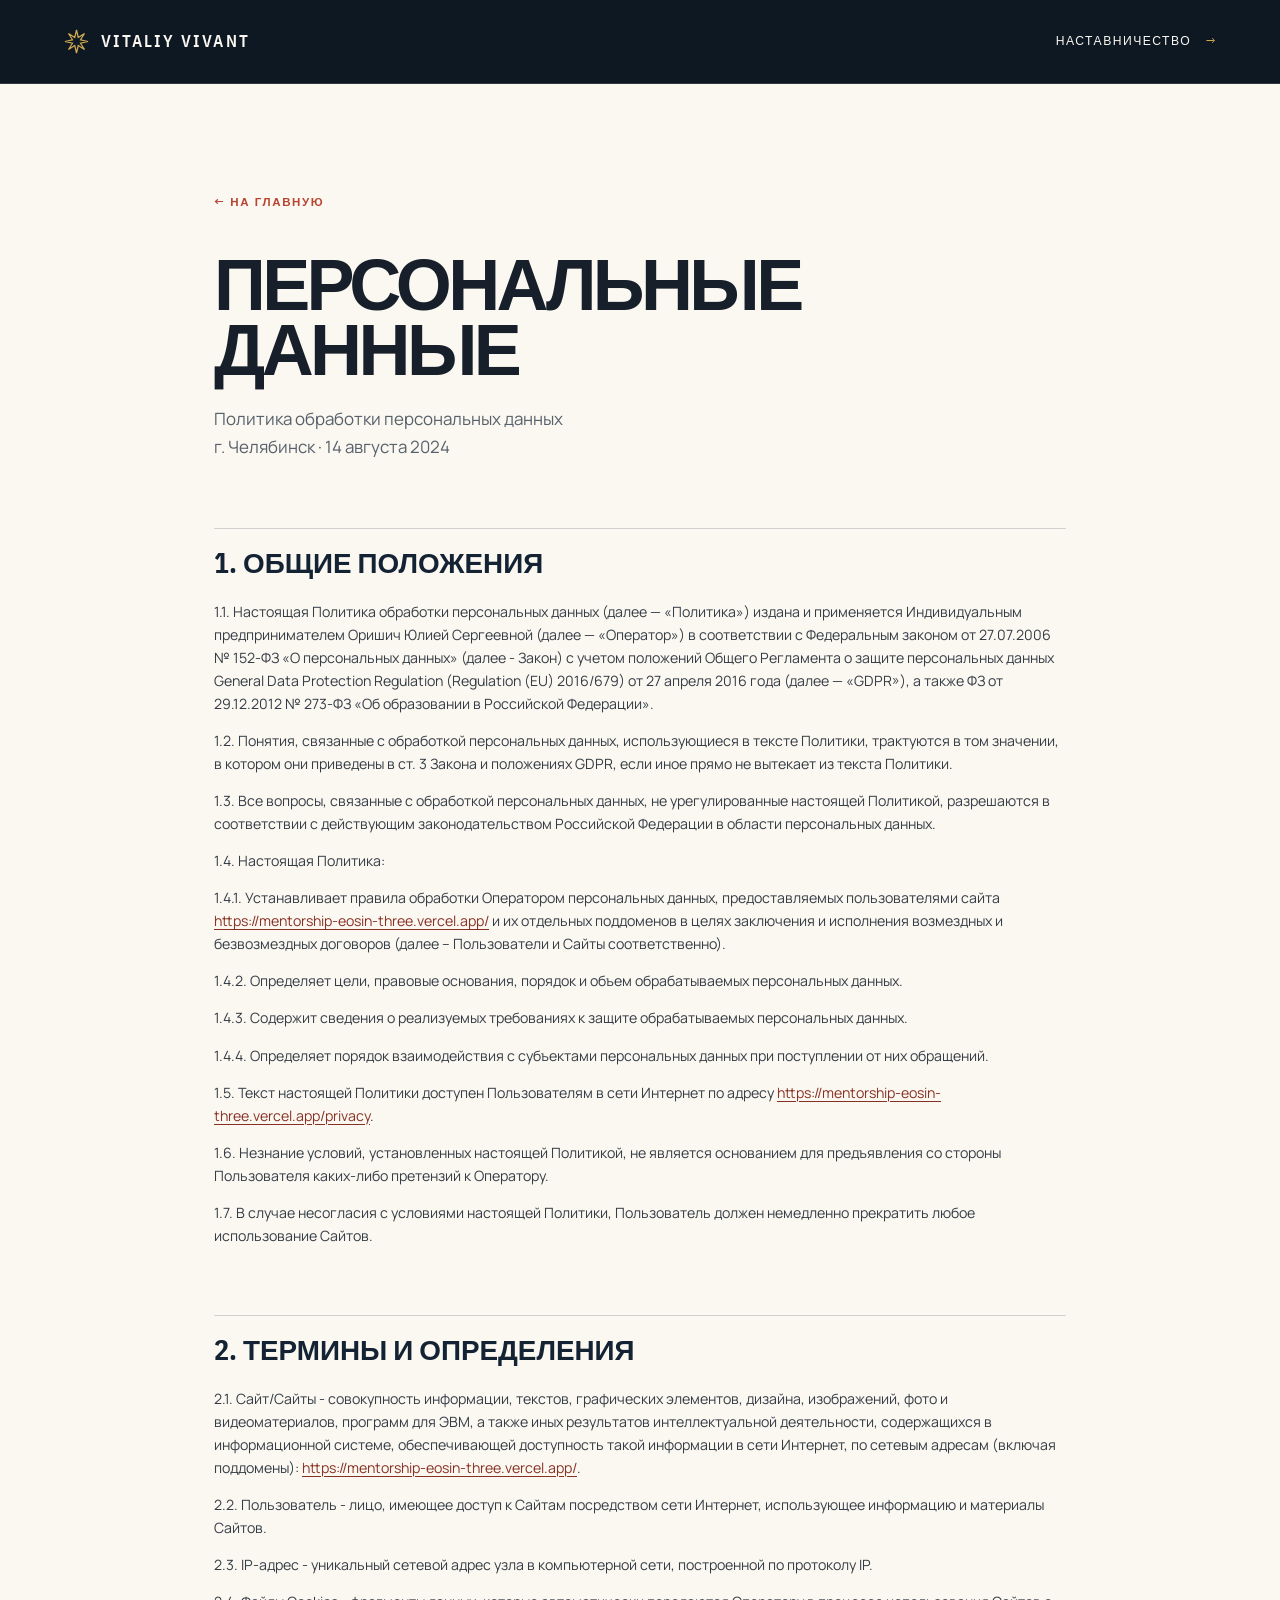
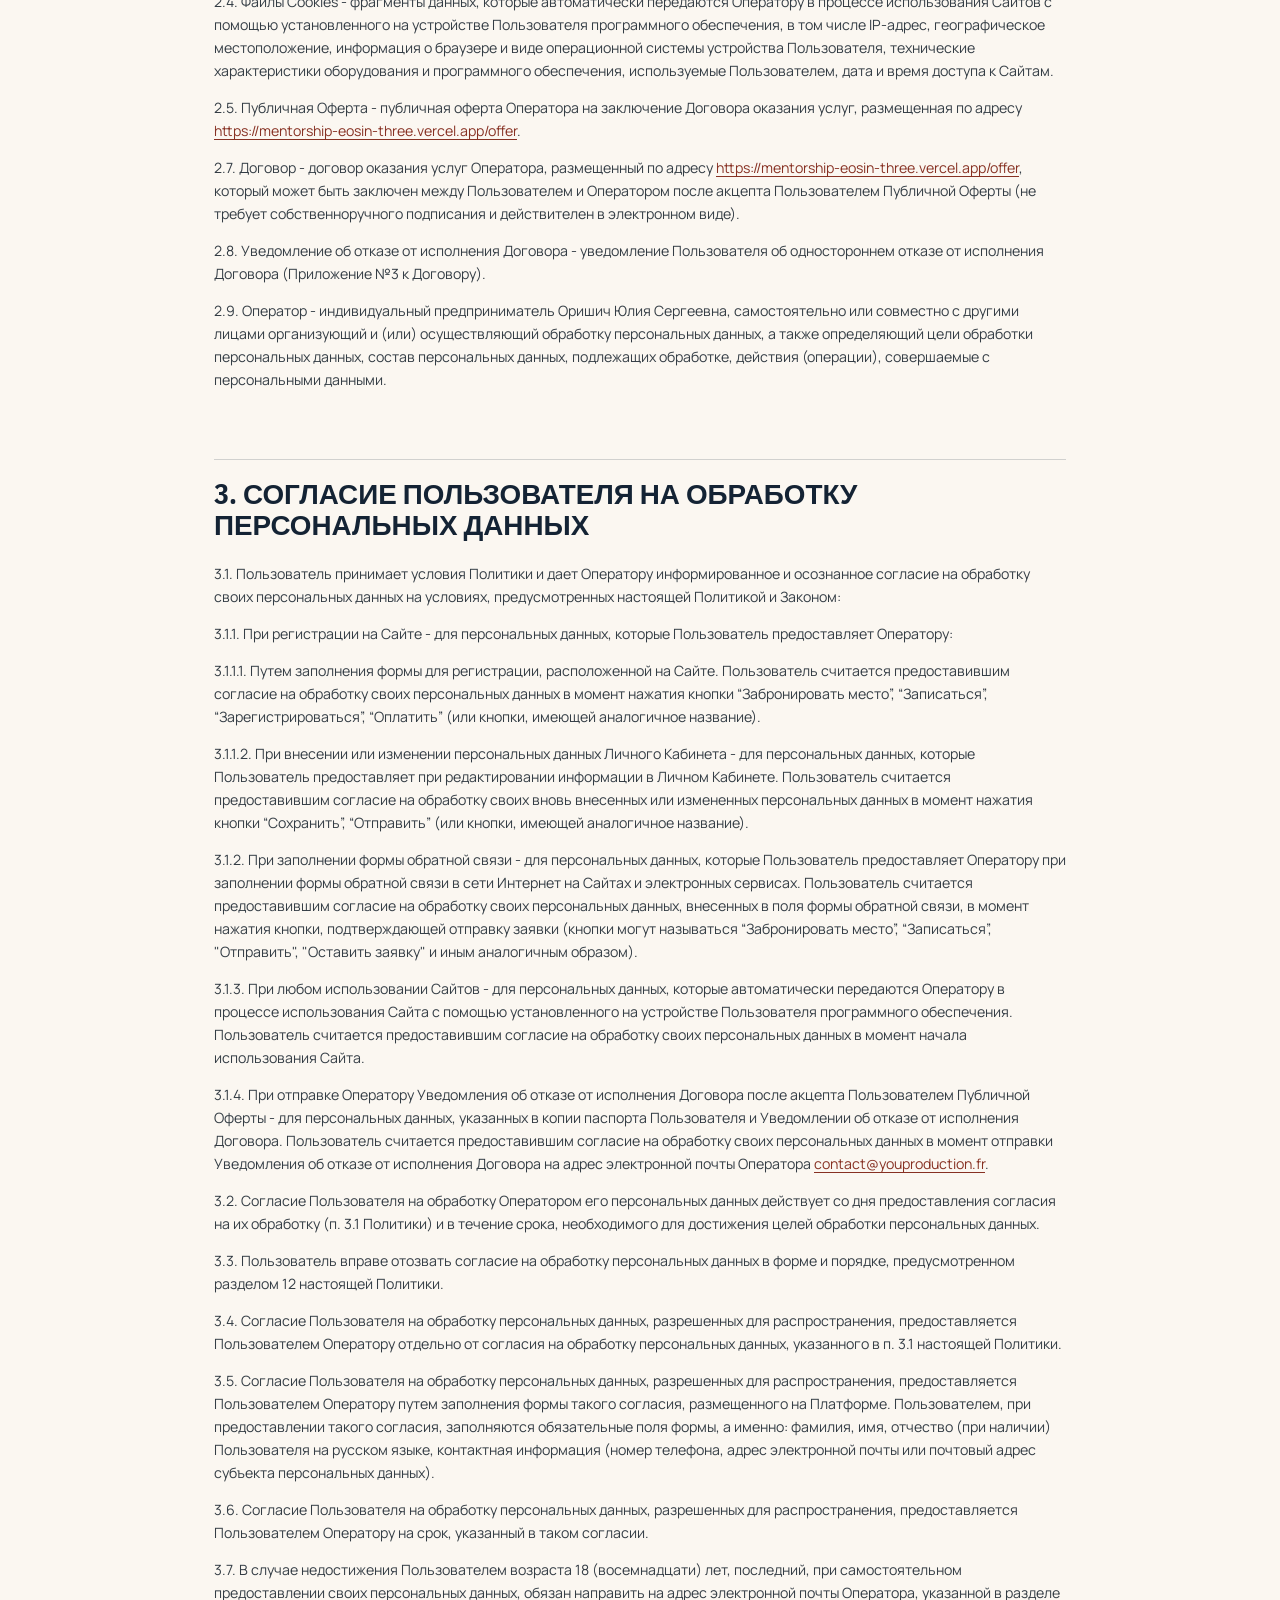
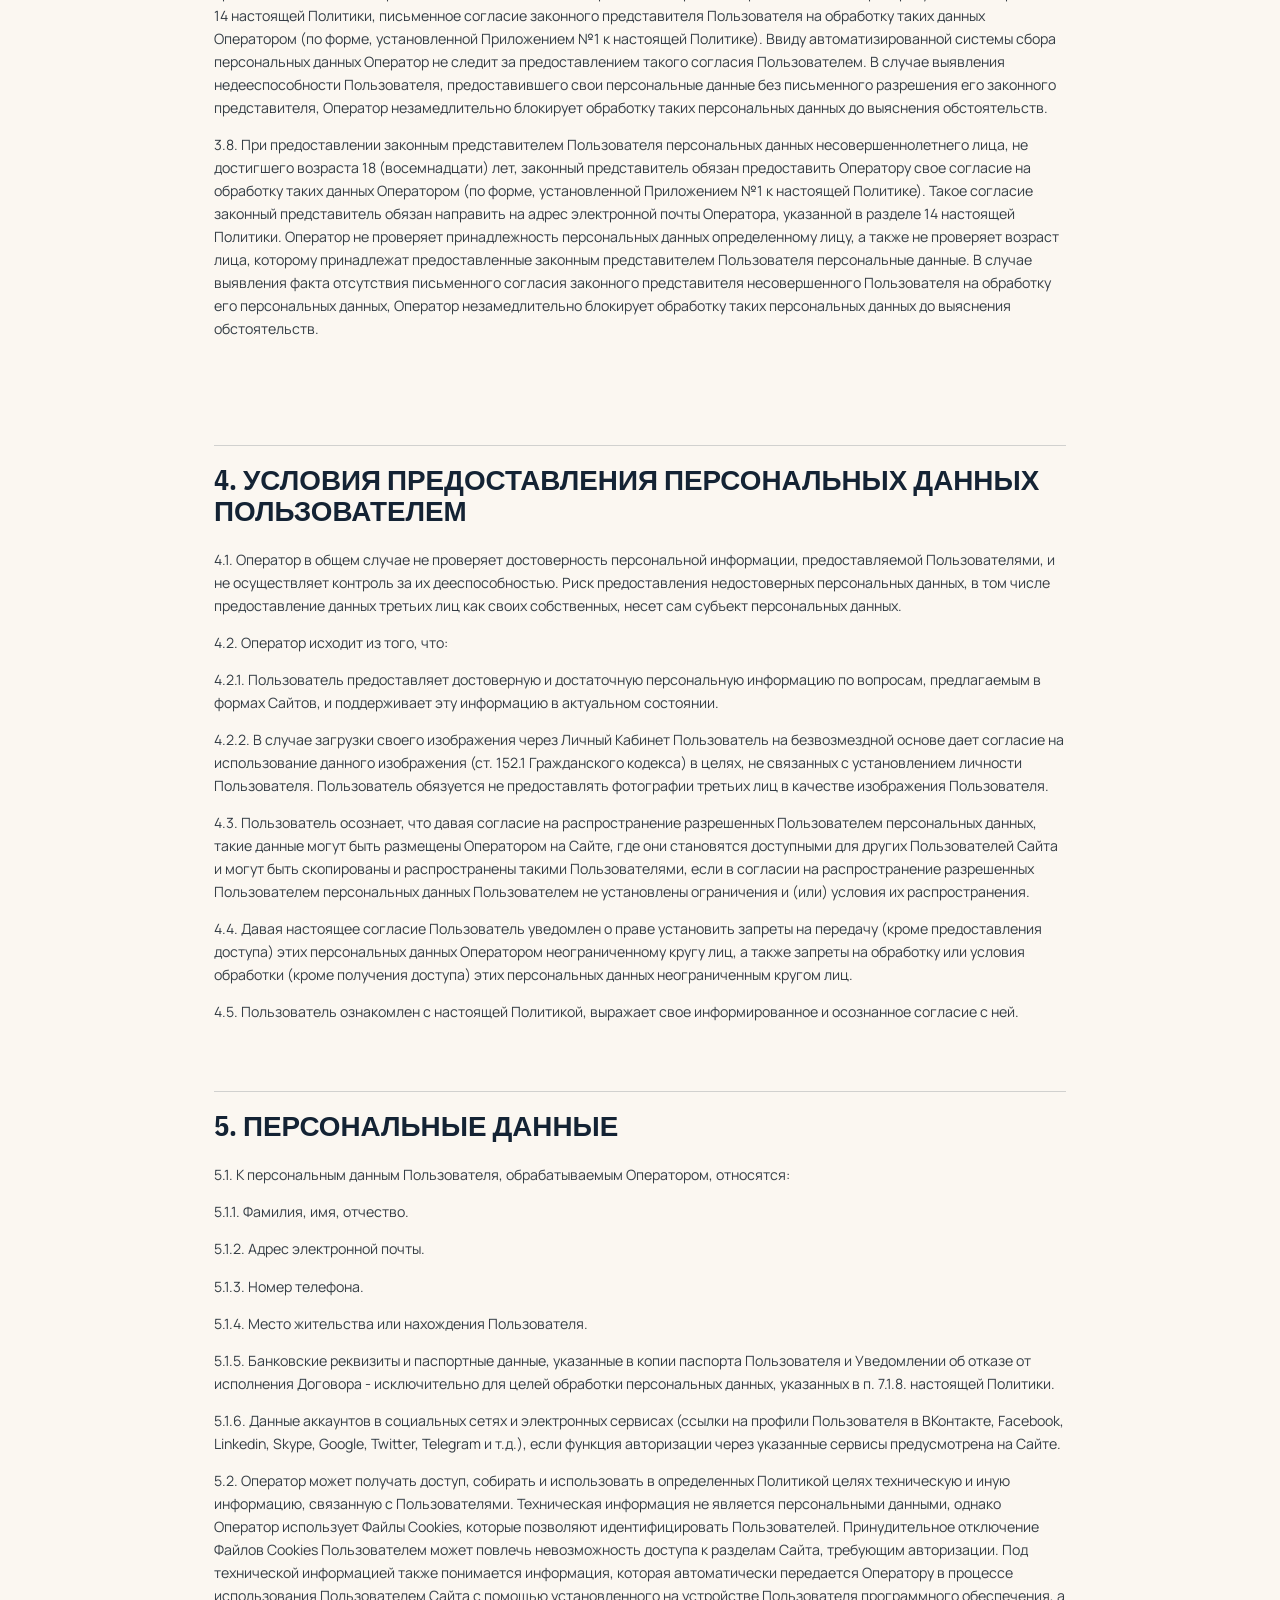
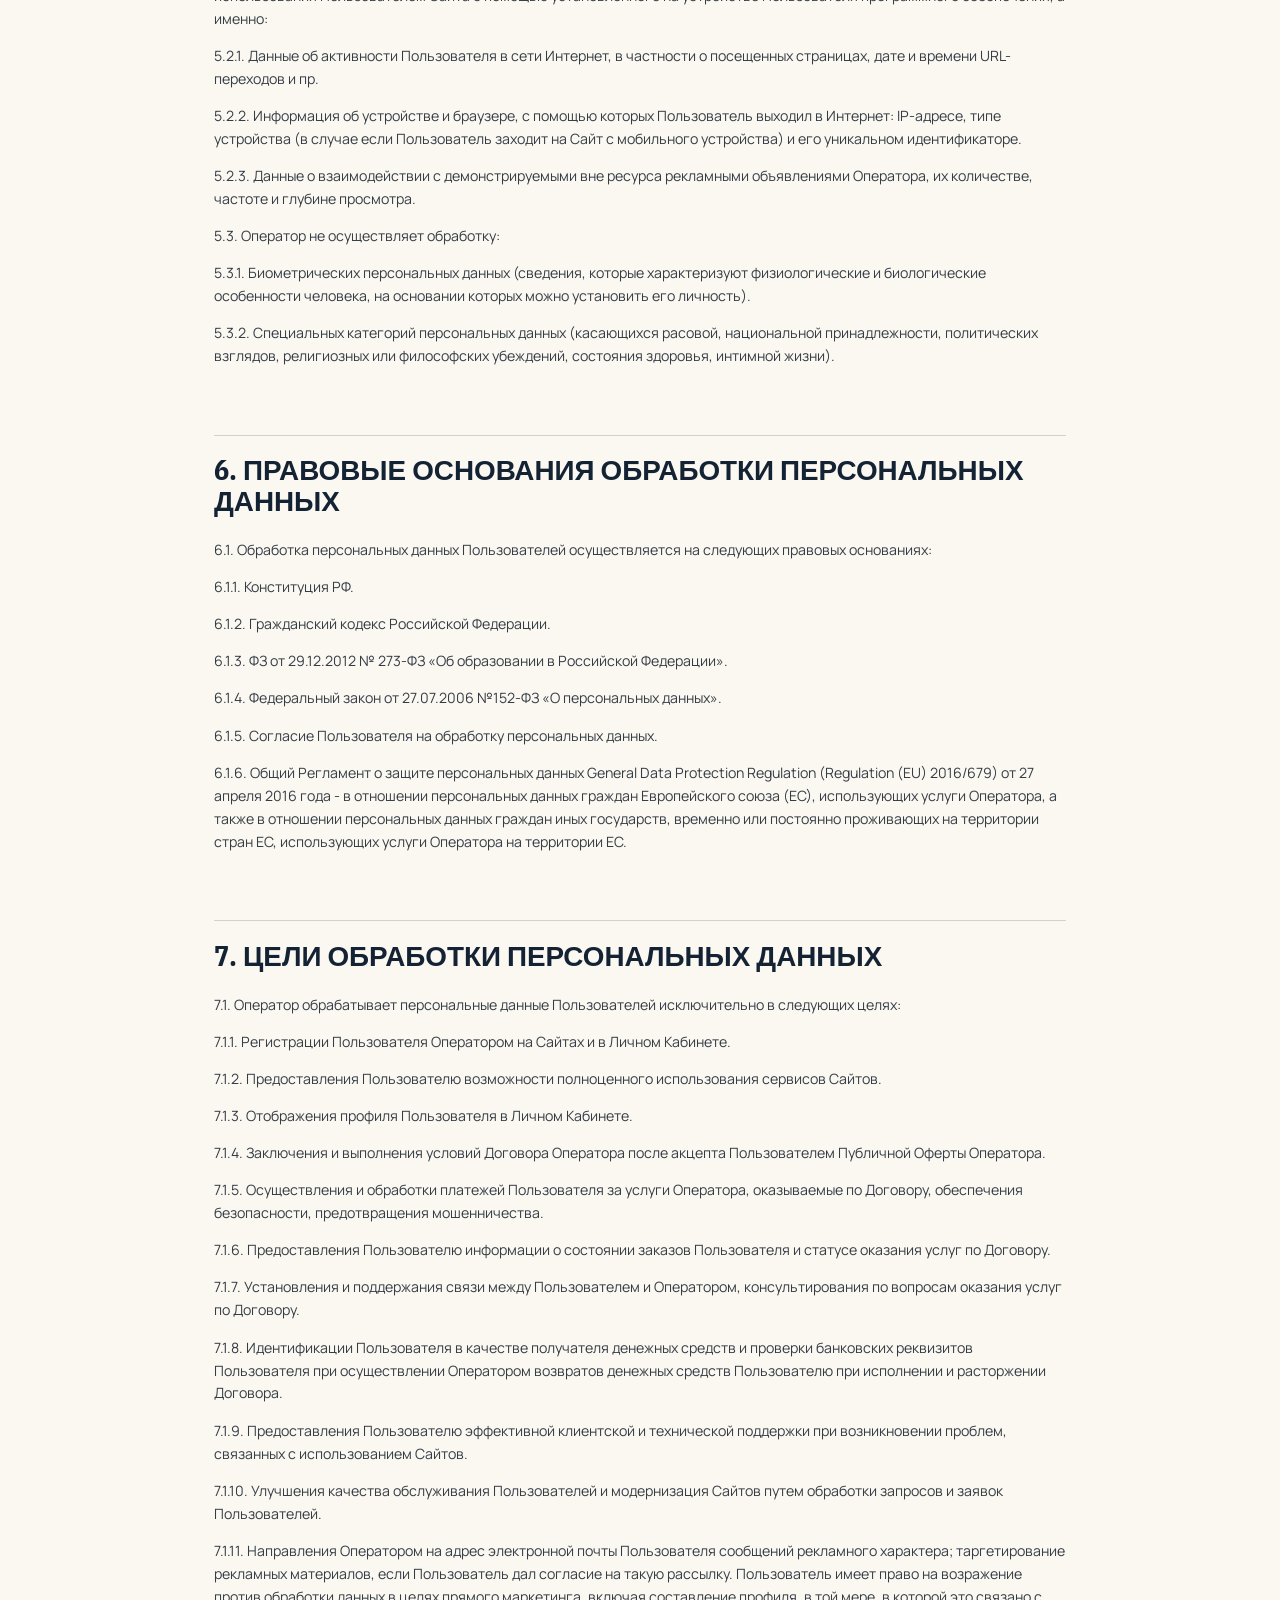
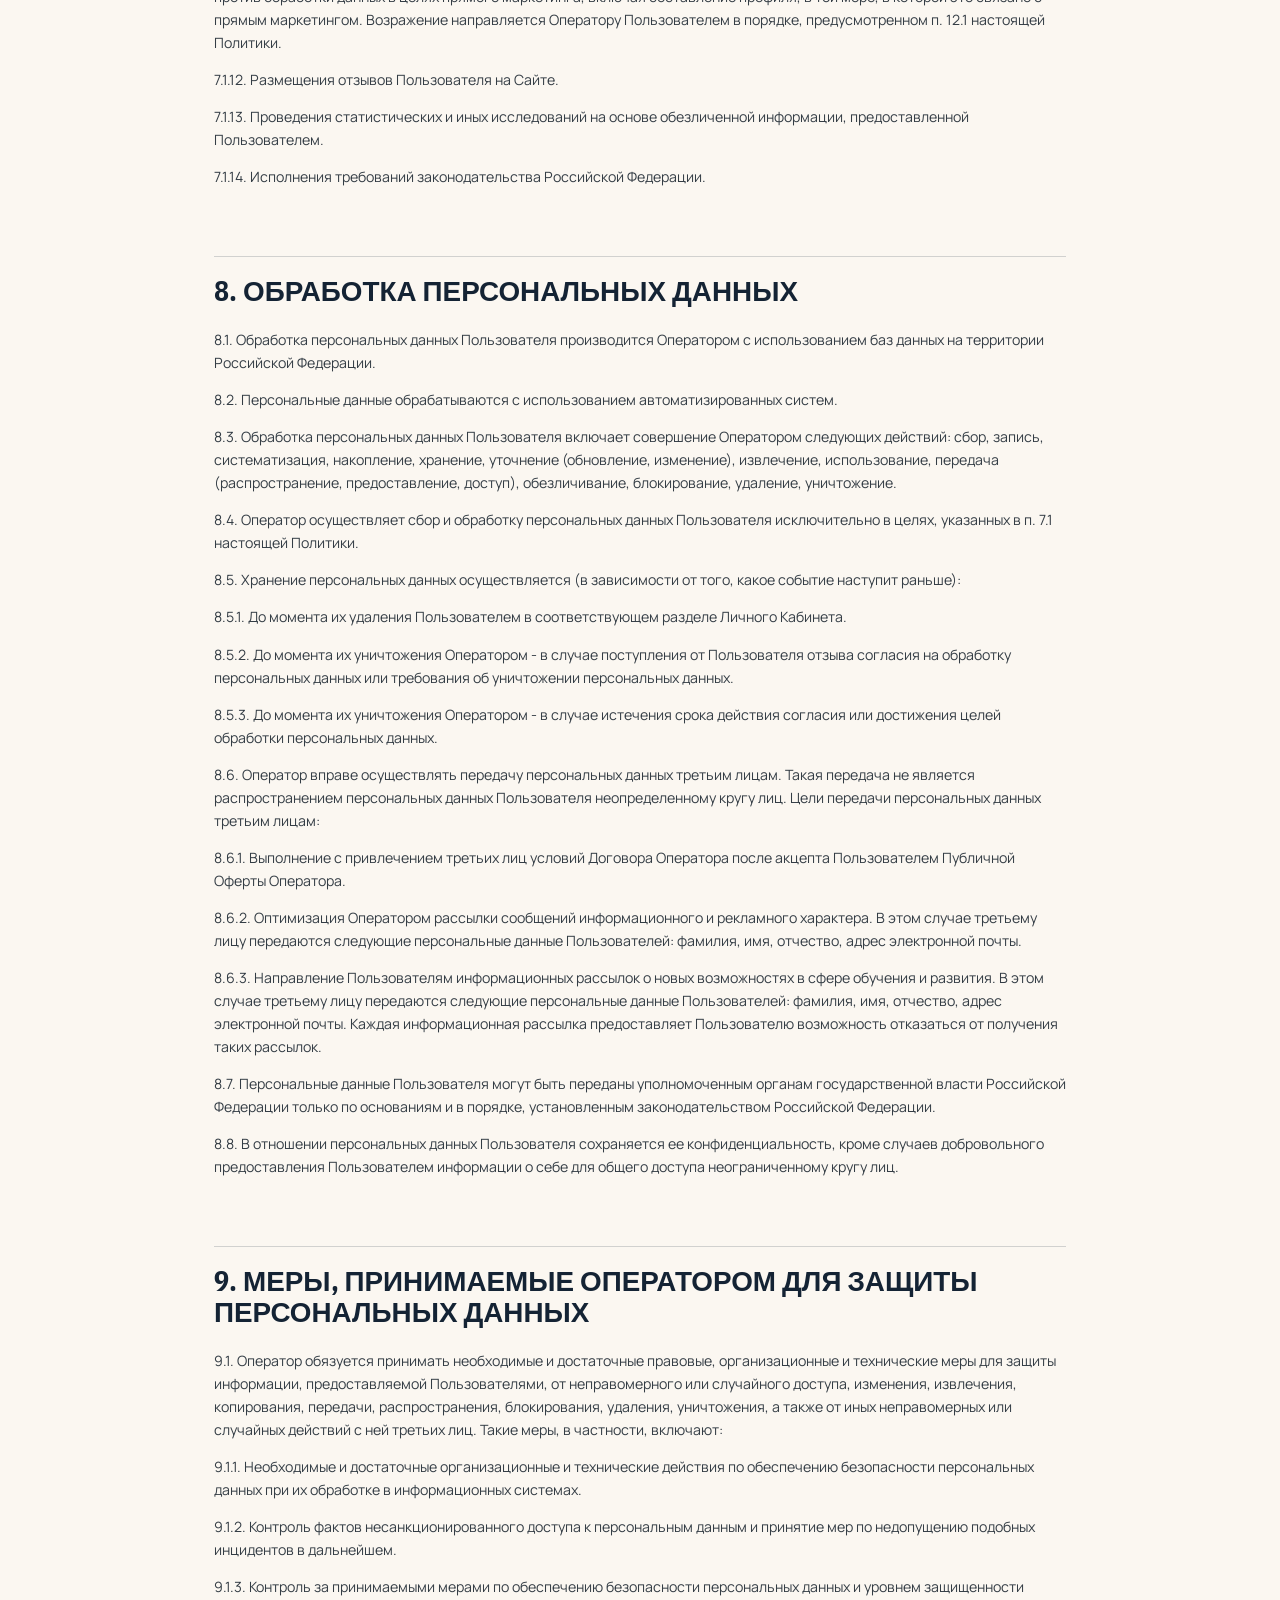
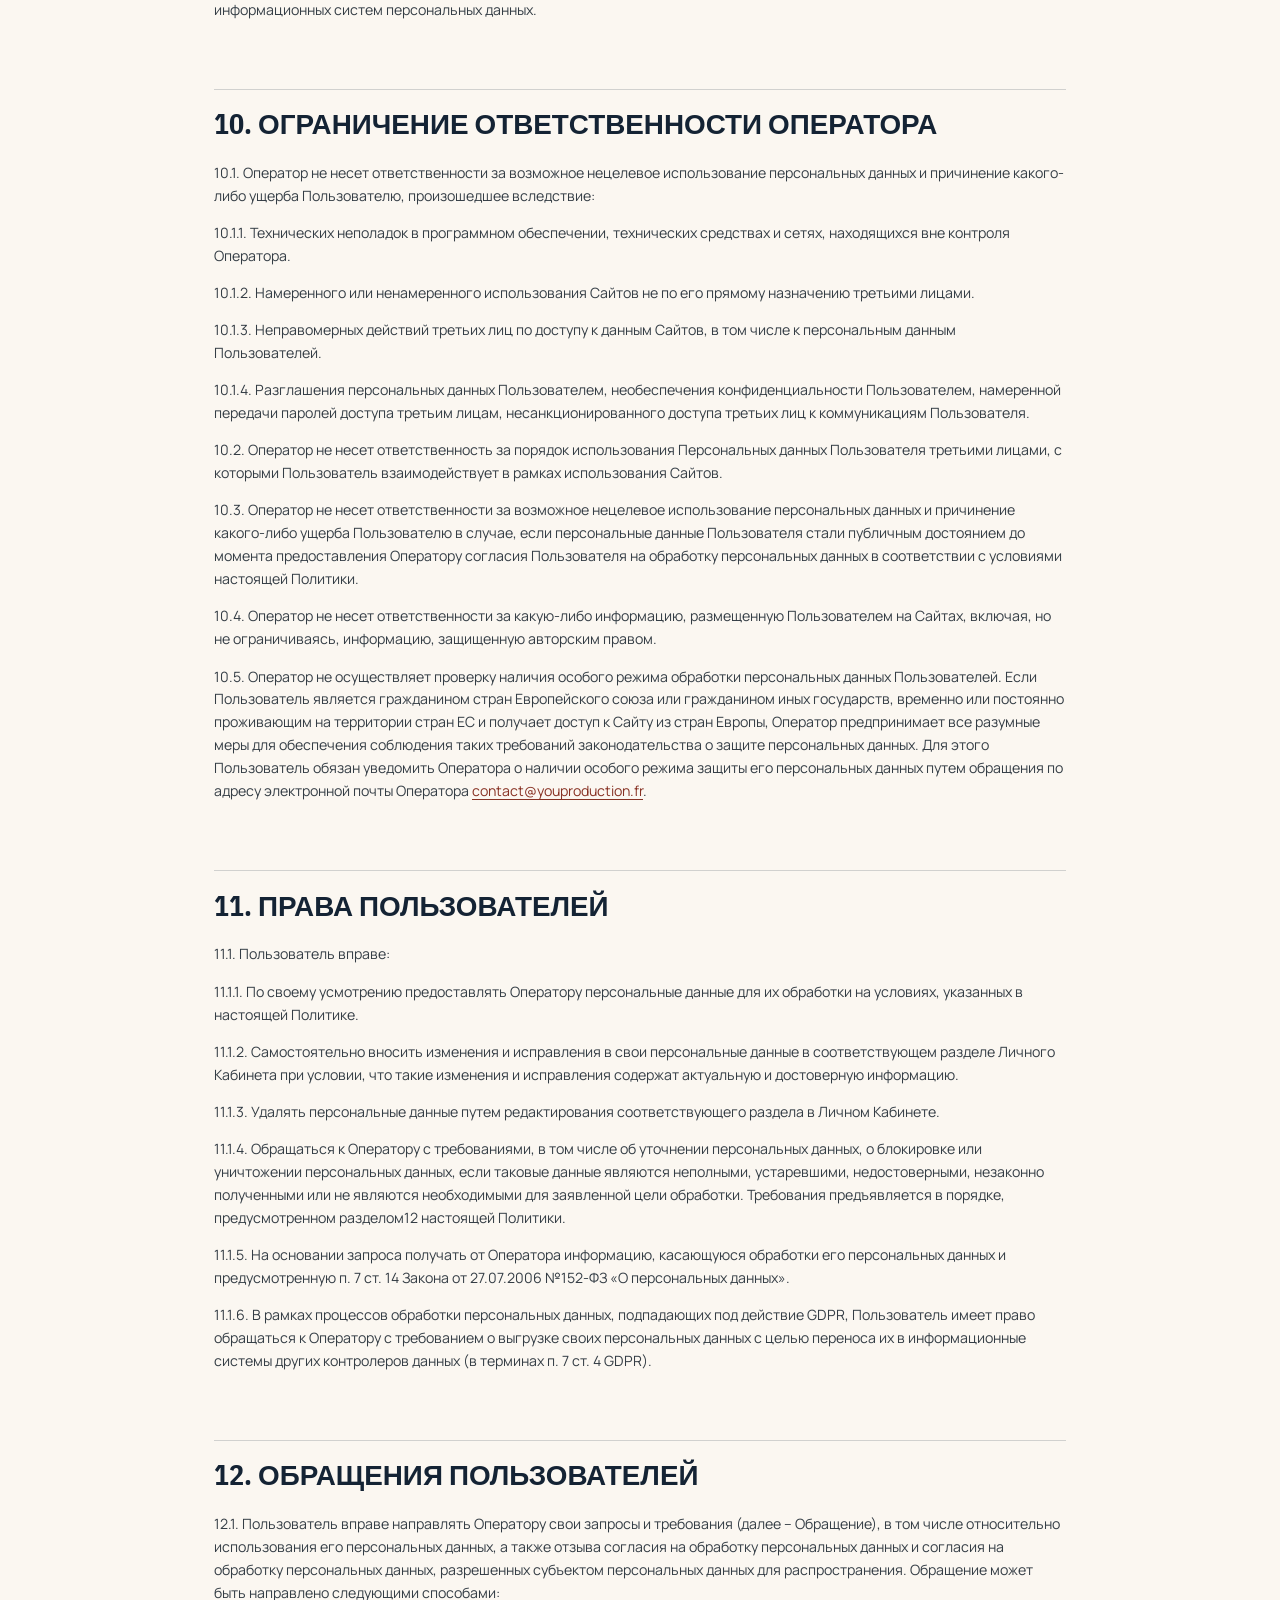
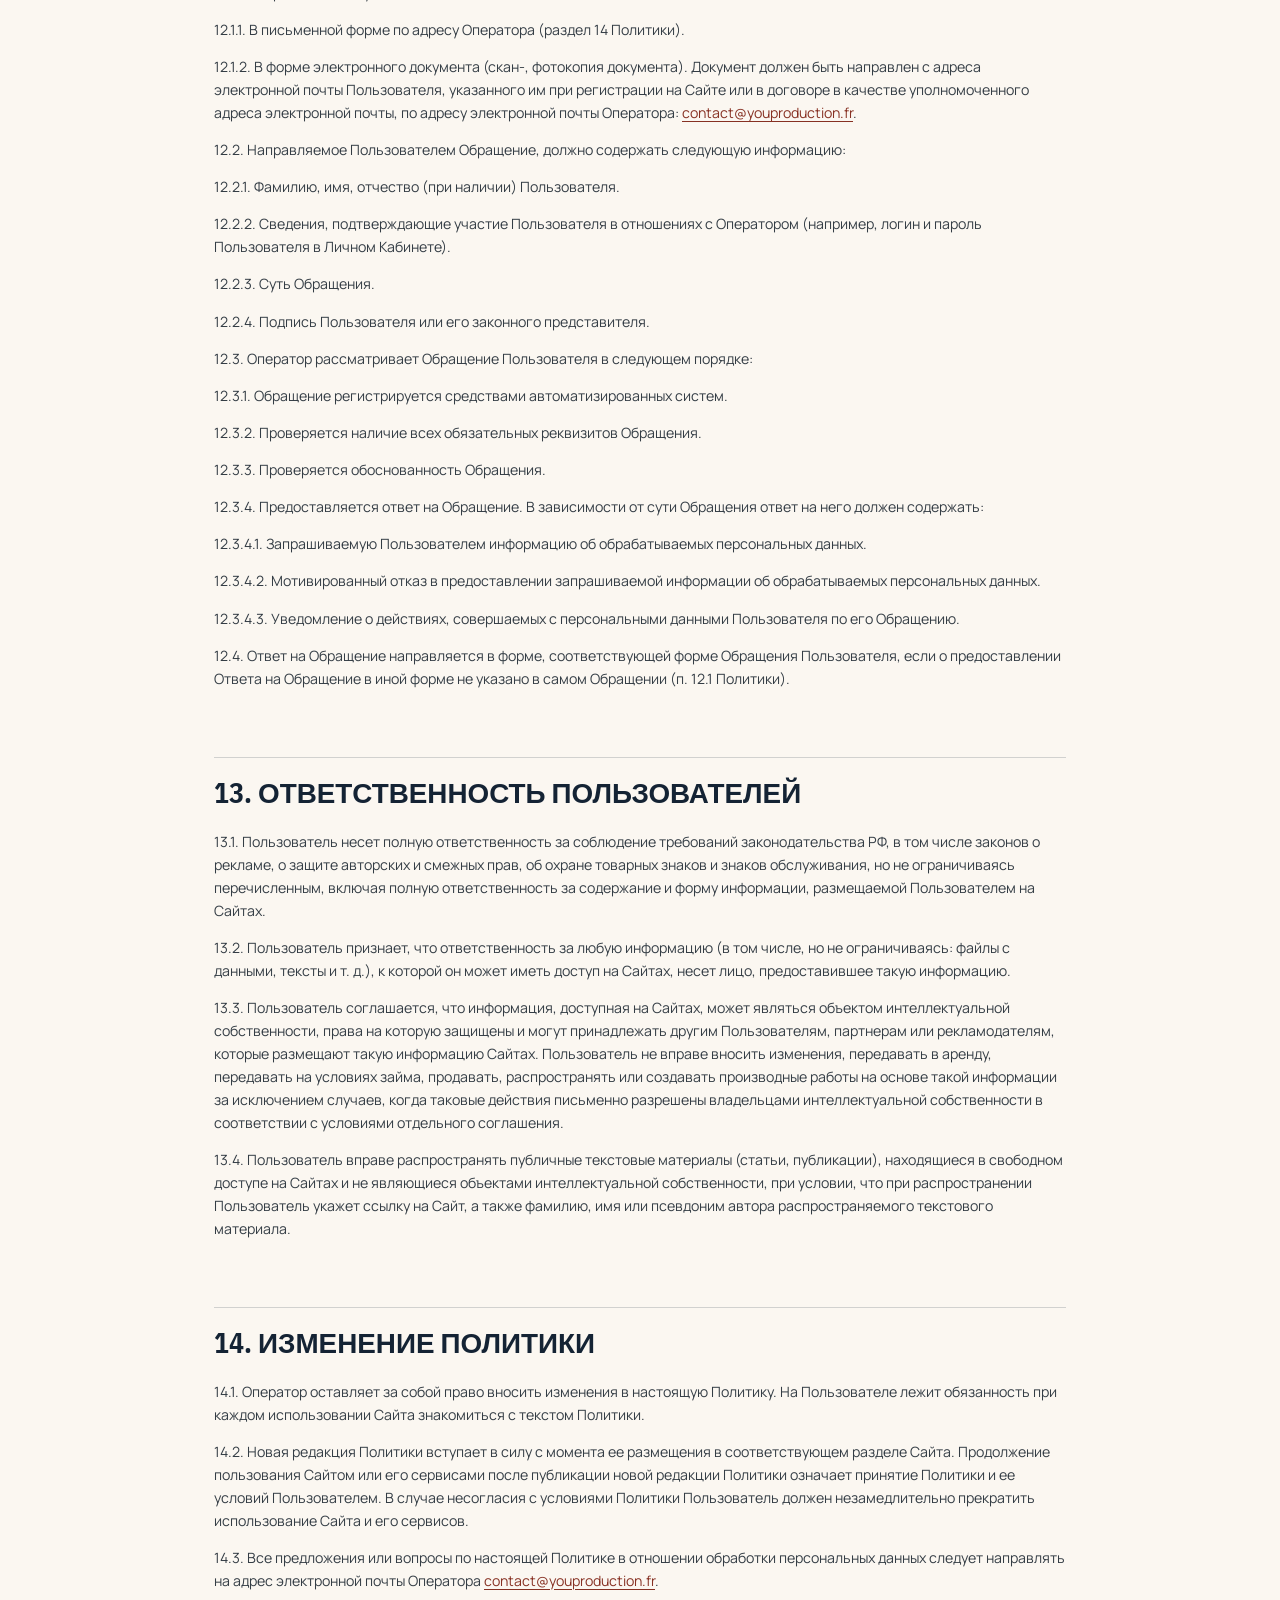
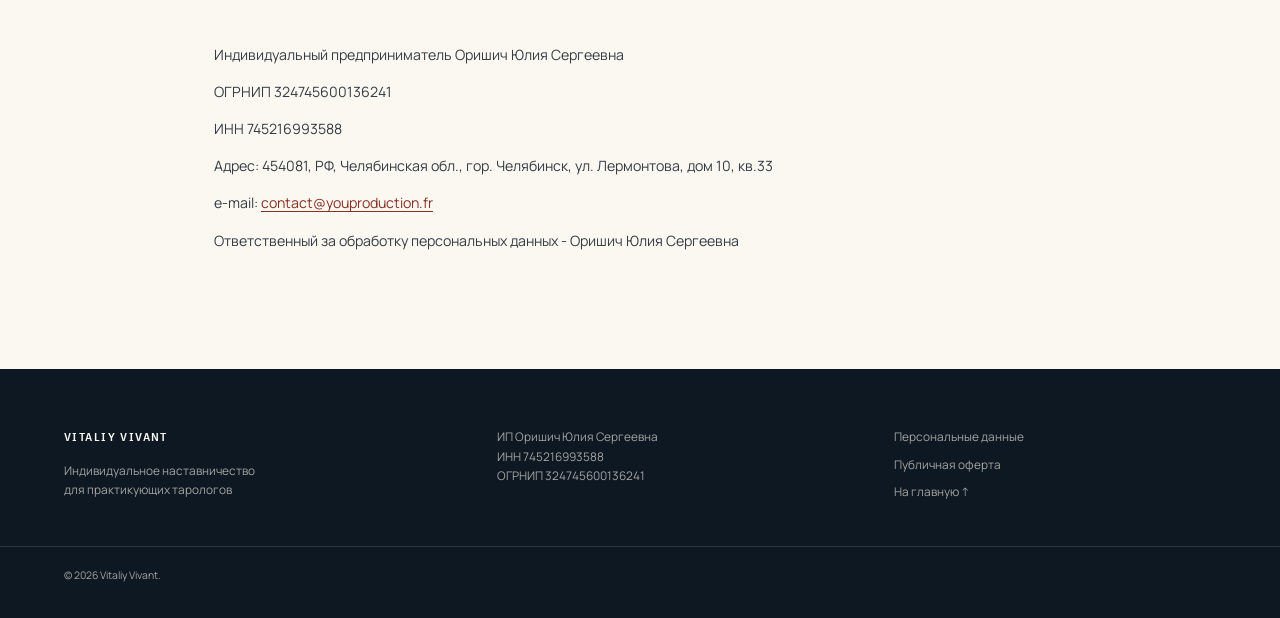
<file: privacy.html>
<!doctype html>
<html lang="ru">
<head>
  <meta charset="utf-8">
  <meta name="viewport" content="width=device-width, initial-scale=1">
  <title>Персональные данные — Vitaliy Vivant</title>
  <meta name="robots" content="noindex">
  <meta name="theme-color" content="#142334">
  <link rel="icon" href="data:image/svg+xml,%3Csvg xmlns='http://www.w3.org/2000/svg' viewBox='0 0 200 200'%3E%3Crect width='200' height='200' rx='24' fill='%23142334'/%3E%3Cpath d='M100 20 112.6 69.5 156.6 43.4 130.5 87.4 180 100 130.5 112.6 156.6 156.6 112.6 130.5 100 180 87.4 130.5 43.4 156.6 69.5 112.6 20 100 69.5 87.4 43.4 43.4 87.4 69.5Z' fill='none' stroke='%23d0aa51' stroke-width='6'/%3E%3C/svg%3E">
  <link rel="preconnect" href="https://fonts.googleapis.com">
  <link rel="preconnect" href="https://fonts.gstatic.com" crossorigin>
  <link href="https://fonts.googleapis.com/css2?family=IBM+Plex+Sans+Condensed:wght@400;500;600;700&family=Manrope:wght@400;500;600;700&display=swap" rel="stylesheet">
  <link rel="stylesheet" href="assets/css/styles.css">
</head>
<body class="legal-body">
  <header class="legal-header">
    <div class="wrap header-inner">
      <a class="brand" href="index.html" aria-label="Vitaliy Vivant, на главную">
        <svg viewBox="0 0 100 100" aria-hidden="true"><path d="M50 4 57 34 82 18 66 43 96 50 66 57 82 82 57 66 50 96 43 66 18 82 34 57 4 50 34 43 18 18 43 34Z"/></svg>
        <span>Vitaliy Vivant</span>
      </a>
      <a class="header-cta" href="index.html#application">Наставничество <span>→</span></a>
    </div>
  </header>
  <main class="legal-main">
    <article class="wrap legal-doc">
      <a class="legal-back" href="index.html">← На главную</a>
      <h1 class="legal-title">Персональные данные</h1>
      <p class="legal-subtitle">Политика обработки персональных данных<br>г. Челябинск · 14 августа 2024</p>
      <div class="legal-content">
<h2>1. Общие положения</h2>
<p>1.1. Настоящая Политика обработки персональных данных (далее — «Политика») издана и применяется Индивидуальным предпринимателем Оришич Юлией Сергеевной (далее — «Оператор») в соответствии с Федеральным законом от 27.07.2006 № 152-ФЗ «О персональных данных» (далее - Закон) с учетом положений Общего Регламента о защите персональных данных General Data Protection Regulation (Regulation (EU) 2016/679) от 27 апреля 2016 года (далее — «GDPR»), а также ФЗ от 29.12.2012 № 273-ФЗ «Об образовании в Российской Федерации».</p>
<p>1.2. Понятия, связанные с обработкой персональных данных, использующиеся в тексте Политики, трактуются в том значении, в котором они приведены в ст. 3 Закона и положениях GDPR, если иное прямо не вытекает из текста Политики.</p>
<p>1.3. Все вопросы, связанные с обработкой персональных данных, не урегулированные настоящей Политикой, разрешаются в соответствии с действующим законодательством Российской Федерации в области персональных данных.</p>
<p>1.4. Настоящая Политика:</p>
<p>1.4.1. Устанавливает правила обработки Оператором персональных данных, предоставляемых пользователями сайта <a href="https://mentorship-eosin-three.vercel.app/" target="_blank" rel="noopener">https://mentorship-eosin-three.vercel.app/</a> и их отдельных поддоменов в целях заключения и исполнения возмездных и безвозмездных договоров (далее – Пользователи и Сайты соответственно).</p>
<p>1.4.2. Определяет цели, правовые основания, порядок и объем обрабатываемых персональных данных.</p>
<p>1.4.3. Содержит сведения о реализуемых требованиях к защите обрабатываемых персональных данных.</p>
<p>1.4.4. Определяет порядок взаимодействия с субъектами персональных данных при поступлении от них обращений.</p>
<p>1.5. Текст настоящей Политики доступен Пользователям в сети Интернет по адресу <a href="https://mentorship-eosin-three.vercel.app/privacy" target="_blank" rel="noopener">https://mentorship-eosin-three.vercel.app/privacy</a>.</p>
<p>1.6. Незнание условий, установленных настоящей Политикой, не является основанием для предъявления со стороны Пользователя каких-либо претензий к Оператору.</p>
<p>1.7. В случае несогласия с условиями настоящей Политики, Пользователь должен немедленно прекратить любое использование Сайтов.</p>
<h2>2. Термины и определения</h2>
<p>2.1. Сайт/Сайты - совокупность информации, текстов, графических элементов, дизайна, изображений, фото и видеоматериалов, программ для ЭВМ, а также иных результатов интеллектуальной деятельности, содержащихся в информационной системе, обеспечивающей доступность такой информации в сети Интернет, по сетевым адресам (включая поддомены): <a href="https://mentorship-eosin-three.vercel.app/" target="_blank" rel="noopener">https://mentorship-eosin-three.vercel.app/</a>.</p>
<p>2.2. Пользователь - лицо, имеющее доступ к Сайтам посредством сети Интернет, использующее информацию и материалы Сайтов.</p>
<p>2.3. IP-адрес - уникальный сетевой адрес узла в компьютерной сети, построенной по протоколу IP.</p>
<p>2.4. Файлы Cookies - фрагменты данных, которые автоматически передаются Оператору в процессе использования Сайтов с помощью установленного на устройстве Пользователя программного обеспечения, в том числе IP-адрес, географическое местоположение, информация о браузере и виде операционной системы устройства Пользователя, технические характеристики оборудования и программного обеспечения, используемые Пользователем, дата и время доступа к Сайтам.</p>
<p>2.5. Публичная Оферта - публичная оферта Оператора на заключение Договора оказания услуг, размещенная по адресу <a href="https://mentorship-eosin-three.vercel.app/offer" target="_blank" rel="noopener">https://mentorship-eosin-three.vercel.app/offer</a>.</p>
<p>2.7. Договор - договор оказания услуг Оператора, размещенный по адресу <a href="https://mentorship-eosin-three.vercel.app/offer" target="_blank" rel="noopener">https://mentorship-eosin-three.vercel.app/offer</a>, который может быть заключен между Пользователем и Оператором после акцепта Пользователем Публичной Оферты (не требует собственноручного подписания и действителен в электронном виде).</p>
<p>2.8. Уведомление об отказе от исполнения Договора - уведомление Пользователя об одностороннем отказе от исполнения Договора (Приложение №3 к Договору).</p>
<p>2.9. Оператор - индивидуальный предприниматель Оришич Юлия Сергеевна, самостоятельно или совместно с другими лицами организующий и (или) осуществляющий обработку персональных данных, а также определяющий цели обработки персональных данных, состав персональных данных, подлежащих обработке, действия (операции), совершаемые с персональными данными.</p>
<h2>3. Согласие Пользователя на обработку персональных данных</h2>
<p>3.1. Пользователь принимает условия Политики и дает Оператору информированное и осознанное согласие на обработку своих персональных данных на условиях, предусмотренных настоящей Политикой и Законом:</p>
<p>3.1.1. При регистрации на Сайте - для персональных данных, которые Пользователь предоставляет Оператору:</p>
<p>3.1.1.1. Путем заполнения формы для регистрации, расположенной на Сайте. Пользователь считается предоставившим согласие на обработку своих персональных данных в момент нажатия кнопки “Забронировать место”, “Записаться”, “Зарегистрироваться”, “Оплатить” (или кнопки, имеющей аналогичное название).</p>
<p>3.1.1.2. При внесении или изменении персональных данных Личного Кабинета - для персональных данных, которые Пользователь предоставляет при редактировании информации в Личном Кабинете. Пользователь считается предоставившим согласие на обработку своих вновь внесенных или измененных персональных данных в момент нажатия кнопки “Сохранить”, “Отправить” (или кнопки, имеющей аналогичное название).</p>
<p>3.1.2. При заполнении формы обратной связи - для персональных данных, которые Пользователь предоставляет Оператору при заполнении формы обратной связи в сети Интернет на Сайтах и электронных сервисах. Пользователь считается предоставившим согласие на обработку своих персональных данных, внесенных в поля формы обратной связи, в момент нажатия кнопки, подтверждающей отправку заявки (кнопки могут называться “Забронировать место”, “Записаться”, "Отправить", "Оставить заявку" и иным аналогичным образом).</p>
<p>3.1.3. При любом использовании Сайтов - для персональных данных, которые автоматически передаются Оператору в процессе использования Сайта с помощью установленного на устройстве Пользователя программного обеспечения. Пользователь считается предоставившим согласие на обработку своих персональных данных в момент начала использования Сайта.</p>
<p>3.1.4. При отправке Оператору Уведомления об отказе от исполнения Договора после акцепта Пользователем Публичной Оферты - для персональных данных, указанных в копии паспорта Пользователя и Уведомлении об отказе от исполнения Договора. Пользователь считается предоставившим согласие на обработку своих персональных данных в момент отправки Уведомления об отказе от исполнения Договора на адрес электронной почты Оператора <a href="mailto:contact@youproduction.fr">contact@youproduction.fr</a>.</p>
<p>3.2. Согласие Пользователя на обработку Оператором его персональных данных действует со дня предоставления согласия на их обработку (п. 3.1 Политики) и в течение срока, необходимого для достижения целей обработки персональных данных.</p>
<p>3.3. Пользователь вправе отозвать согласие на обработку персональных данных в форме и порядке, предусмотренном разделом 12 настоящей Политики.</p>
<p>3.4. Согласие Пользователя на обработку персональных данных, разрешенных для распространения, предоставляется Пользователем Оператору отдельно от согласия на обработку персональных данных, указанного в п. 3.1 настоящей Политики.</p>
<p>3.5. Согласие Пользователя на обработку персональных данных, разрешенных для распространения, предоставляется Пользователем Оператору путем заполнения формы такого согласия, размещенного на Платформе. Пользователем, при предоставлении такого согласия, заполняются обязательные поля формы, а именно: фамилия, имя, отчество (при наличии) Пользователя на русском языке, контактная информация (номер телефона, адрес электронной почты или почтовый адрес субъекта персональных данных).</p>
<p>3.6. Согласие Пользователя на обработку персональных данных, разрешенных для распространения, предоставляется Пользователем Оператору на срок, указанный в таком согласии.</p>
<p>3.7. В случае недостижения Пользователем возраста 18 (восемнадцати) лет, последний, при самостоятельном предоставлении своих персональных данных, обязан направить на адрес электронной почты Оператора, указанной в разделе 14 настоящей Политики, письменное согласие законного представителя Пользователя на обработку таких данных Оператором (по форме, установленной Приложением №1 к настоящей Политике). Ввиду автоматизированной системы сбора персональных данных Оператор не следит за предоставлением такого согласия Пользователем. В случае выявления недееспособности Пользователя, предоставившего свои персональные данные без письменного разрешения его законного представителя, Оператор незамедлительно блокирует обработку таких персональных данных до выяснения обстоятельств.</p>
<p>3.8. При предоставлении законным представителем Пользователя персональных данных несовершеннолетнего лица, не достигшего возраста 18 (восемнадцати) лет, законный представитель обязан предоставить Оператору свое согласие на обработку таких данных Оператором (по форме, установленной Приложением №1 к настоящей Политике). Такое согласие законный представитель обязан направить на адрес электронной почты Оператора, указанной в разделе 14 настоящей Политики. Оператор не проверяет принадлежность персональных данных определенному лицу, а также не проверяет возраст лица, которому принадлежат предоставленные законным представителем Пользователя персональные данные. В случае выявления факта отсутствия письменного согласия законного представителя несовершенного Пользователя на обработку его персональных данных, Оператор незамедлительно блокирует обработку таких персональных данных до выяснения обстоятельств.</p>
<p>‌</p>
<h2>4. Условия предоставления персональных данных Пользователем</h2>
<p>4.1. Оператор в общем случае не проверяет достоверность персональной информации, предоставляемой Пользователями, и не осуществляет контроль за их дееспособностью. Риск предоставления недостоверных персональных данных, в том числе предоставление данных третьих лиц как своих собственных, несет сам субъект персональных данных.</p>
<p>4.2. Оператор исходит из того, что:</p>
<p>4.2.1. Пользователь предоставляет достоверную и достаточную персональную информацию по вопросам, предлагаемым в формах Сайтов, и поддерживает эту информацию в актуальном состоянии.</p>
<p>4.2.2. В случае загрузки своего изображения через Личный Кабинет Пользователь на безвозмездной основе дает согласие на использование данного изображения (ст. 152.1 Гражданского кодекса) в целях, не связанных с установлением личности Пользователя. Пользователь обязуется не предоставлять фотографии третьих лиц в качестве изображения Пользователя.</p>
<p>4.3. Пользователь осознает, что давая согласие на распространение разрешенных Пользователем персональных данных, такие данные могут быть размещены Оператором на Сайте, где они становятся доступными для других Пользователей Сайта и могут быть скопированы и распространены такими Пользователями, если в согласии на распространение разрешенных Пользователем персональных данных Пользователем не установлены ограничения и (или) условия их распространения.</p>
<p>4.4. Давая настоящее согласие Пользователь уведомлен о праве установить запреты на передачу (кроме предоставления доступа) этих персональных данных Оператором неограниченному кругу лиц, а также запреты на обработку или условия обработки (кроме получения доступа) этих персональных данных неограниченным кругом лиц.</p>
<p>4.5. Пользователь ознакомлен с настоящей Политикой, выражает свое информированное и осознанное согласие с ней.</p>
<h2>5. Персональные данные</h2>
<p>5.1. К персональным данным Пользователя, обрабатываемым Оператором, относятся:</p>
<p>5.1.1. Фамилия, имя, отчество.</p>
<p>5.1.2. Адрес электронной почты.</p>
<p>5.1.3. Номер телефона.</p>
<p>5.1.4. Место жительства или нахождения Пользователя.</p>
<p>5.1.5. Банковские реквизиты и паспортные данные, указанные в копии паспорта Пользователя и Уведомлении об отказе от исполнения Договора - исключительно для целей обработки персональных данных, указанных в п. 7.1.8. настоящей Политики.</p>
<p>5.1.6. Данные аккаунтов в социальных сетях и электронных сервисах (ссылки на профили Пользователя в ВКонтакте, Facebook, Linkedin, Skype, Google, Twitter, Telegram и т.д.), если функция авторизации через указанные сервисы предусмотрена на Сайте.</p>
<p>5.2. Оператор может получать доступ, собирать и использовать в определенных Политикой целях техническую и иную информацию, связанную с Пользователями. Техническая информация не является персональными данными, однако Оператор использует Файлы Cookies, которые позволяют идентифицировать Пользователей. Принудительное отключение Файлов Cookies Пользователем может повлечь невозможность доступа к разделам Сайта, требующим авторизации. Под технической информацией также понимается информация, которая автоматически передается Оператору в процессе использования Пользователем Сайта с помощью установленного на устройстве Пользователя программного обеспечения, а именно:</p>
<p>5.2.1. Данные об активности Пользователя в сети Интернет, в частности о посещенных страницах, дате и времени URL-переходов и пр.</p>
<p>5.2.2. Информация об устройстве и браузере, с помощью которых Пользователь выходил в Интернет: IP-адресе, типе устройства (в случае если Пользователь заходит на Сайт с мобильного устройства) и его уникальном идентификаторе.</p>
<p>5.2.3. Данные о взаимодействии с демонстрируемыми вне ресурса рекламными объявлениями Оператора, их количестве, частоте и глубине просмотра.</p>
<p>5.3. Оператор не осуществляет обработку:</p>
<p>5.3.1. Биометрических персональных данных (сведения, которые характеризуют физиологические и биологические особенности человека, на основании которых можно установить его личность).</p>
<p>5.3.2. Специальных категорий персональных данных (касающихся расовой, национальной принадлежности, политических взглядов, религиозных или философских убеждений, состояния здоровья, интимной жизни).</p>
<h2>6. Правовые основания обработки персональных данных</h2>
<p>6.1. Обработка персональных данных Пользователей осуществляется на следующих правовых основаниях:</p>
<p>6.1.1. Конституция РФ.</p>
<p>6.1.2. Гражданский кодекс Российской Федерации.</p>
<p>6.1.3. ФЗ от 29.12.2012 № 273-ФЗ «Об образовании в Российской Федерации».</p>
<p>6.1.4. Федеральный закон от 27.07.2006 №152-ФЗ «О персональных данных».</p>
<p>6.1.5. Согласие Пользователя на обработку персональных данных.</p>
<p>6.1.6. Общий Регламент о защите персональных данных General Data Protection Regulation (Regulation (EU) 2016/679) от 27 апреля 2016 года - в отношении персональных данных граждан Европейского союза (ЕС), использующих услуги Оператора, а также в отношении персональных данных граждан иных государств, временно или постоянно проживающих на территории стран ЕС, использующих услуги Оператора на территории ЕС.</p>
<h2>7. Цели обработки персональных данных</h2>
<p>7.1. Оператор обрабатывает персональные данные Пользователей исключительно в следующих целях:</p>
<p>7.1.1. Регистрации Пользователя Оператором на Сайтах и в Личном Кабинете.</p>
<p>7.1.2. Предоставления Пользователю возможности полноценного использования сервисов Сайтов.</p>
<p>7.1.3. Отображения профиля Пользователя в Личном Кабинете.</p>
<p>7.1.4. Заключения и выполнения условий Договора Оператора после акцепта Пользователем Публичной Оферты Оператора.</p>
<p>7.1.5. Осуществления и обработки платежей Пользователя за услуги Оператора, оказываемые по Договору, обеспечения безопасности, предотвращения мошенничества.</p>
<p>7.1.6. Предоставления Пользователю информации о состоянии заказов Пользователя и статусе оказания услуг по Договору.</p>
<p>7.1.7. Установления и поддержания связи между Пользователем и Оператором, консультирования по вопросам оказания услуг по Договору.</p>
<p>7.1.8. Идентификации Пользователя в качестве получателя денежных средств и проверки банковских реквизитов Пользователя при осуществлении Оператором возвратов денежных средств Пользователю при исполнении и расторжении Договора.</p>
<p>7.1.9. Предоставления Пользователю эффективной клиентской и технической поддержки при возникновении проблем, связанных с использованием Сайтов.</p>
<p>7.1.10. Улучшения качества обслуживания Пользователей и модернизация Сайтов путем обработки запросов и заявок Пользователей.</p>
<p>7.1.11. Направления Оператором на адрес электронной почты Пользователя сообщений рекламного характера; таргетирование рекламных материалов, если Пользователь дал согласие на такую рассылку. Пользователь имеет право на возражение против обработки данных в целях прямого маркетинга, включая составление профиля, в той мере, в которой это связано с прямым маркетингом. Возражение направляется Оператору Пользователем в порядке, предусмотренном п. 12.1 настоящей Политики.</p>
<p>7.1.12. Размещения отзывов Пользователя на Сайте.</p>
<p>7.1.13. Проведения статистических и иных исследований на основе обезличенной информации, предоставленной Пользователем.</p>
<p>7.1.14. Исполнения требований законодательства Российской Федерации.</p>
<h2>8. Обработка персональных данных</h2>
<p>8.1. Обработка персональных данных Пользователя производится Оператором с использованием баз данных на территории Российской Федерации.</p>
<p>8.2. Персональные данные обрабатываются с использованием автоматизированных систем.</p>
<p>8.3. Обработка персональных данных Пользователя включает совершение Оператором следующих действий: сбор, запись, систематизация, накопление, хранение, уточнение (обновление, изменение), извлечение, использование, передача (распространение, предоставление, доступ), обезличивание, блокирование, удаление, уничтожение.</p>
<p>8.4. Оператор осуществляет сбор и обработку персональных данных Пользователя исключительно в целях, указанных в п. 7.1 настоящей Политики.</p>
<p>8.5. Хранение персональных данных осуществляется (в зависимости от того, какое событие наступит раньше):</p>
<p>8.5.1. До момента их удаления Пользователем в соответствующем разделе Личного Кабинета.</p>
<p>8.5.2. До момента их уничтожения Оператором - в случае поступления от Пользователя отзыва согласия на обработку персональных данных или требования об уничтожении персональных данных.</p>
<p>8.5.3. До момента их уничтожения Оператором - в случае истечения срока действия согласия или достижения целей обработки персональных данных.</p>
<p>8.6. Оператор вправе осуществлять передачу персональных данных третьим лицам. Такая передача не является распространением персональных данных Пользователя неопределенному кругу лиц. Цели передачи персональных данных третьим лицам:</p>
<p>8.6.1. Выполнение с привлечением третьих лиц условий Договора Оператора после акцепта Пользователем Публичной Оферты Оператора.</p>
<p>8.6.2. Оптимизация Оператором рассылки сообщений информационного и рекламного характера. В этом случае третьему лицу передаются следующие персональные данные Пользователей: фамилия, имя, отчество, адрес электронной почты.</p>
<p>8.6.3. Направление Пользователям информационных рассылок о новых возможностях в сфере обучения и развития. В этом случае третьему лицу передаются следующие персональные данные Пользователей: фамилия, имя, отчество, адрес электронной почты. Каждая информационная рассылка предоставляет Пользователю возможность отказаться от получения таких рассылок.</p>
<p>8.7. Персональные данные Пользователя могут быть переданы уполномоченным органам государственной власти Российской Федерации только по основаниям и в порядке, установленным законодательством Российской Федерации.</p>
<p>8.8. В отношении персональных данных Пользователя сохраняется ее конфиденциальность, кроме случаев добровольного предоставления Пользователем информации о себе для общего доступа неограниченному кругу лиц.</p>
<h2>9. Меры, принимаемые Оператором для защиты персональных данных</h2>
<p>9.1. Оператор обязуется принимать необходимые и достаточные правовые, организационные и технические меры для защиты информации, предоставляемой Пользователями, от неправомерного или случайного доступа, изменения, извлечения, копирования, передачи, распространения, блокирования, удаления, уничтожения, а также от иных неправомерных или случайных действий с ней третьих лиц. Такие меры, в частности, включают:</p>
<p>9.1.1. Необходимые и достаточные организационные и технические действия по обеспечению безопасности персональных данных при их обработке в информационных системах.</p>
<p>9.1.2. Контроль фактов несанкционированного доступа к персональным данным и принятие мер по недопущению подобных инцидентов в дальнейшем.</p>
<p>9.1.3. Контроль за принимаемыми мерами по обеспечению безопасности персональных данных и уровнем защищенности информационных систем персональных данных.</p>
<h2>10. Ограничение ответственности Оператора</h2>
<p>10.1. Оператор не несет ответственности за возможное нецелевое использование персональных данных и причинение какого-либо ущерба Пользователю, произошедшее вследствие:</p>
<p>10.1.1. Технических неполадок в программном обеспечении, технических средствах и сетях, находящихся вне контроля Оператора.</p>
<p>10.1.2. Намеренного или ненамеренного использования Сайтов не по его прямому назначению третьими лицами.</p>
<p>10.1.3. Неправомерных действий третьих лиц по доступу к данным Сайтов, в том числе к персональным данным Пользователей.</p>
<p>10.1.4. Разглашения персональных данных Пользователем, необеспечения конфиденциальности Пользователем, намеренной передачи паролей доступа третьим лицам, несанкционированного доступа третьих лиц к коммуникациям Пользователя.</p>
<p>10.2. Оператор не несет ответственность за порядок использования Персональных данных Пользователя третьими лицами, с которыми Пользователь взаимодействует в рамках использования Сайтов.</p>
<p>10.3. Оператор не несет ответственности за возможное нецелевое использование персональных данных и причинение какого-либо ущерба Пользователю в случае, если персональные данные Пользователя стали публичным достоянием до момента предоставления Оператору согласия Пользователя на обработку персональных данных в соответствии с условиями настоящей Политики.</p>
<p>10.4. Оператор не несет ответственности за какую-либо информацию, размещенную Пользователем на Сайтах, включая, но не ограничиваясь, информацию, защищенную авторским правом.</p>
<p>10.5. Оператор не осуществляет проверку наличия особого режима обработки персональных данных Пользователей. Если Пользователь является гражданином стран Европейского союза или гражданином иных государств, временно или постоянно проживающим на территории стран ЕС и получает доступ к Сайту из стран Европы, Оператор предпринимает все разумные меры для обеспечения соблюдения таких требований законодательства о защите персональных данных. Для этого Пользователь обязан уведомить Оператора о наличии особого режима защиты его персональных данных путем обращения по адресу электронной почты Оператора <a href="mailto:contact@youproduction.fr">contact@youproduction.fr</a>.</p>
<h2>11. Права Пользователей</h2>
<p>11.1. Пользователь вправе:</p>
<p>11.1.1. По своему усмотрению предоставлять Оператору персональные данные для их обработки на условиях, указанных в настоящей Политике.</p>
<p>11.1.2. Самостоятельно вносить изменения и исправления в свои персональные данные в соответствующем разделе Личного Кабинета при условии, что такие изменения и исправления содержат актуальную и достоверную информацию.</p>
<p>11.1.3. Удалять персональные данные путем редактирования соответствующего раздела в Личном Кабинете.</p>
<p>11.1.4. Обращаться к Оператору с требованиями, в том числе об уточнении персональных данных, о блокировке или уничтожении персональных данных, если таковые данные являются неполными, устаревшими, недостоверными, незаконно полученными или не являются необходимыми для заявленной цели обработки. Требования предъявляется в порядке, предусмотренном разделом12 настоящей Политики.</p>
<p>11.1.5. На основании запроса получать от Оператора информацию, касающуюся обработки его персональных данных и предусмотренную п. 7 ст. 14 Закона от 27.07.2006 №152-ФЗ «О персональных данных».</p>
<p>11.1.6. В рамках процессов обработки персональных данных, подпадающих под действие GDPR, Пользователь имеет право обращаться к Оператору с требованием о выгрузке своих персональных данных с целью переноса их в информационные системы других контролеров данных (в терминах п. 7 ст. 4 GDPR).</p>
<h2>12. Обращения Пользователей</h2>
<p>12.1. Пользователь вправе направлять Оператору свои запросы и требования (далее – Обращение), в том числе относительно использования его персональных данных, а также отзыва согласия на обработку персональных данных и согласия на обработку персональных данных, разрешенных субъектом персональных данных для распространения. Обращение может быть направлено следующими способами:</p>
<p>12.1.1. В письменной форме по адресу Оператора (раздел 14 Политики).</p>
<p>12.1.2. В форме электронного документа (скан-, фотокопия документа). Документ должен быть направлен с адреса электронной почты Пользователя, указанного им при регистрации на Сайте или в договоре в качестве уполномоченного адреса электронной почты, по адресу электронной почты Оператора: <a href="mailto:contact@youproduction.fr">contact@youproduction.fr</a>.</p>
<p>12.2. Направляемое Пользователем Обращение, должно содержать следующую информацию:</p>
<p>12.2.1. Фамилию, имя, отчество (при наличии) Пользователя.</p>
<p>12.2.2. Сведения, подтверждающие участие Пользователя в отношениях с Оператором (например, логин и пароль Пользователя в Личном Кабинете).</p>
<p>12.2.3. Суть Обращения.</p>
<p>12.2.4. Подпись Пользователя или его законного представителя.</p>
<p>12.3. Оператор рассматривает Обращение Пользователя в следующем порядке:</p>
<p>12.3.1. Обращение регистрируется средствами автоматизированных систем.</p>
<p>12.3.2. Проверяется наличие всех обязательных реквизитов Обращения.</p>
<p>12.3.3. Проверяется обоснованность Обращения.</p>
<p>12.3.4. Предоставляется ответ на Обращение. В зависимости от сути Обращения ответ на него должен содержать:</p>
<p>12.3.4.1. Запрашиваемую Пользователем информацию об обрабатываемых персональных данных.</p>
<p>12.3.4.2. Мотивированный отказ в предоставлении запрашиваемой информации об обрабатываемых персональных данных.</p>
<p>12.3.4.3. Уведомление о действиях, совершаемых с персональными данными Пользователя по его Обращению.</p>
<p>12.4. Ответ на Обращение направляется в форме, соответствующей форме Обращения Пользователя, если о предоставлении Ответа на Обращение в иной форме не указано в самом Обращении (п. 12.1 Политики).</p>
<h2>13. Ответственность Пользователей</h2>
<p>13.1. Пользователь несет полную ответственность за соблюдение требований законодательства РФ, в том числе законов о рекламе, о защите авторских и смежных прав, об охране товарных знаков и знаков обслуживания, но не ограничиваясь перечисленным, включая полную ответственность за содержание и форму информации, размещаемой Пользователем на Сайтах.</p>
<p>13.2. Пользователь признает, что ответственность за любую информацию (в том числе, но не ограничиваясь: файлы с данными, тексты и т. д.), к которой он может иметь доступ на Сайтах, несет лицо, предоставившее такую информацию.</p>
<p>13.3. Пользователь соглашается, что информация, доступная на Сайтах, может являться объектом интеллектуальной собственности, права на которую защищены и могут принадлежать другим Пользователям, партнерам или рекламодателям, которые размещают такую информацию Сайтах. Пользователь не вправе вносить изменения, передавать в аренду, передавать на условиях займа, продавать, распространять или создавать производные работы на основе такой информации за исключением случаев, когда таковые действия письменно разрешены владельцами интеллектуальной собственности в соответствии с условиями отдельного соглашения.</p>
<p>13.4. Пользователь вправе распространять публичные текстовые материалы (статьи, публикации), находящиеся в свободном доступе на Сайтах и не являющиеся объектами интеллектуальной собственности, при условии, что при распространении Пользователь укажет ссылку на Сайт, а также фамилию, имя или псевдоним автора распространяемого текстового материала.</p>
<h2>14. Изменение Политики</h2>
<p>14.1. Оператор оставляет за собой право вносить изменения в настоящую Политику. На Пользователе лежит обязанность при каждом использовании Сайта знакомиться с текстом Политики.</p>
<p>14.2. Новая редакция Политики вступает в силу с момента ее размещения в соответствующем разделе Сайта. Продолжение пользования Сайтом или его сервисами после публикации новой редакции Политики означает принятие Политики и ее условий Пользователем. В случае несогласия с условиями Политики Пользователь должен незамедлительно прекратить использование Сайта и его сервисов.</p>
<p>14.3. Все предложения или вопросы по настоящей Политике в отношении обработки персональных данных следует направлять на адрес электронной почты Оператора <a href="mailto:contact@youproduction.fr">contact@youproduction.fr</a>.</p>
<p>‌</p>
<p>Индивидуальный предприниматель Оришич Юлия Сергеевна</p>
<p>ОГРНИП 324745600136241</p>
<p>ИНН 745216993588</p>
<p>Адрес: 454081, РФ, Челябинская обл., гор. Челябинск, ул. Лермонтова, дом 10, кв.33</p>
<p>e-mail: <a href="mailto:contact@youproduction.fr">contact@youproduction.fr</a></p>
<p>Ответственный за обработку персональных данных - Оришич Юлия Сергеевна</p>
      </div>
    </article>
  </main>
  <footer class="site-footer">
    <div class="wrap footer-grid">
      <div><div class="footer-brand">Vitaliy Vivant</div><p>Индивидуальное наставничество<br>для практикующих тарологов</p></div>
      <div><p>ИП Оришич Юлия Сергеевна<br>ИНН 745216993588<br>ОГРНИП 324745600136241</p></div>
      <nav aria-label="Ссылки"><a href="privacy.html">Персональные данные</a><a href="offer.html">Публичная оферта</a><a href="index.html">На главную ↑</a></nav>
    </div>
    <div class="wrap copyright">© 2026 Vitaliy Vivant.</div>
  </footer>
</body>
</html>
</file>
<file: assets/css/styles.css>
:root {
  --navy: #142334;
  --navy-deep: #0d1823;
  --ink: #17202a;
  --ink-soft: #57616b;
  --paper: #f2eadf;
  --paper-light: #fbf7f1;
  --paper-deep: #e6dccd;
  --terra: #b84432;
  --terra-dark: #873123;
  --gold: #d0aa51;
  --gold-light: #ecd687;
  --rule: rgba(20, 35, 52, .18);
  --display: "IBM Plex Sans Condensed", Arial Narrow, sans-serif;
  --body: "Manrope", Arial, sans-serif;
  --gutter: clamp(20px, 5vw, 76px);
}

* { box-sizing: border-box; }
html { max-width: 100%; overflow-x: clip; scroll-behavior: smooth; }
body { max-width: 100%; margin: 0; overflow-x: clip; color: var(--ink); background: var(--paper); font-family: var(--body); font-size: clamp(15px, .92rem + .18vw, 18px); line-height: 1.65; -webkit-hyphens: none; hyphens: none; }
img { display: block; max-width: 100%; }
a { color: inherit; text-decoration: none; }
h1, h2, h3, .mentor-name { hyphens: none; overflow-wrap: normal; word-break: normal; }
button, input { font: inherit; }
button { color: inherit; }
.wrap { width: min(100%, 1500px); margin-inline: auto; padding-inline: var(--gutter); }
.skip-link { position: fixed; z-index: 100; left: 12px; top: 12px; transform: translateY(-180%); padding: 10px 14px; color: var(--paper-light); background: var(--navy); }
.skip-link:focus { transform: translateY(0); }

.site-header { position: absolute; z-index: 10; top: 0; left: 0; width: 100%; color: var(--paper-light); }
.header-inner { height: 84px; display: flex; align-items: center; justify-content: space-between; border-bottom: 1px solid rgba(242, 234, 223, .2); }
.brand { display: inline-flex; align-items: center; gap: 12px; font-family: var(--display); font-weight: 600; letter-spacing: .12em; text-transform: uppercase; }
.brand svg { width: 25px; fill: none; stroke: var(--gold); stroke-width: 5; }
.header-cta { font-family: var(--display); font-size: .76rem; letter-spacing: .12em; text-transform: uppercase; }
.header-cta span { margin-left: 10px; color: var(--gold); }

.hero { position: relative; min-height: 100svh; overflow: hidden; color: var(--paper-light); background: var(--navy-deep); }
.hero::before { content: ""; position: absolute; inset: 0; background: radial-gradient(circle at 74% 33%, rgba(208,170,81,.18), transparent 29%), linear-gradient(120deg, rgba(184,68,50,.11), transparent 42%); }
.hero-noise { position: absolute; inset: 0; opacity: .14; pointer-events: none; background-image: url("data:image/svg+xml,%3Csvg viewBox='0 0 240 240' xmlns='http://www.w3.org/2000/svg'%3E%3Cfilter id='n'%3E%3CfeTurbulence type='fractalNoise' baseFrequency='.82' numOctaves='3' stitchTiles='stitch'/%3E%3C/filter%3E%3Crect width='100%25' height='100%25' filter='url(%23n)' opacity='.42'/%3E%3C/svg%3E"); }
.hero-grid { position: relative; display: grid; grid-template-columns: minmax(0, 1fr) minmax(220px, .46fr); gap: clamp(42px, 7vw, 110px); align-items: center; min-height: 100svh; padding-top: 120px; padding-bottom: 100px; }
.hero-copy { position: relative; z-index: 2; max-width: 830px; }
.handle { display: inline-flex; align-items: center; gap: 8px; margin-bottom: clamp(32px, 6vh, 64px); color: var(--gold-light); font-size: .83rem; letter-spacing: .08em; }
.inline-arrow { width: 1.15em; height: 1.15em; fill: none; stroke: currentColor; stroke-width: 1.7; stroke-linecap: square; stroke-linejoin: miter; }
.hero-label { margin: 0 0 8px; font-family: var(--display); font-size: clamp(1rem, .9rem + .7vw, 1.55rem); font-weight: 600; letter-spacing: .08em; text-transform: uppercase; }
.hero-title { margin: 0; font-family: var(--display); font-size: clamp(4.2rem, 2.7rem + 4.4vw, 8.2rem); font-weight: 600; line-height: .78; letter-spacing: -.065em; text-transform: uppercase; text-wrap: balance; }
.hero-title em { display: block; margin-left: clamp(30px, 7vw, 130px); color: var(--gold); font-style: normal; }
.hero-credential { max-width: 520px; margin: 38px 0 0 auto; padding-left: 20px; color: rgba(251,247,241,.72); border-left: 3px solid var(--terra); font-size: .86rem; }
.hero-lead { max-width: 650px; margin: 38px 0 30px; font-size: clamp(1.02rem, .9rem + .48vw, 1.35rem); color: rgba(251,247,241,.86); }

.hero-visual { position: relative; min-height: 430px; display: flex; flex-direction: column; align-items: center; justify-content: center; gap: 28px; }
.portrait-frame { position: relative; z-index: 1; width: clamp(220px, 25vw, 330px); aspect-ratio: 1; overflow: hidden; border: 1px solid rgba(208,170,81,.68); border-radius: 50%; box-shadow: 0 0 0 10px var(--navy-deep), 22px 24px 0 rgba(184,68,50,.9); }
.portrait-frame::after { content: ""; position: absolute; inset: 0; border-radius: inherit; box-shadow: inset 0 0 54px rgba(13,24,35,.34); pointer-events: none; }
.portrait-frame img { width: 100%; height: 100%; object-fit: cover; object-position: 50% 35%; transform: scale(1.06); filter: saturate(.86) contrast(1.04); }
.portrait-caption { position: relative; z-index: 2; margin: 0; text-align: center; font-family: var(--display); text-transform: uppercase; }
.portrait-caption span, .portrait-caption small { display: block; }
.portrait-caption span { font-size: .82rem; font-weight: 600; letter-spacing: .13em; }
.portrait-caption small { margin-top: 5px; color: var(--gold-light); font-size: .6rem; letter-spacing: .12em; }
.hero-strip { position: absolute; z-index: 4; left: 0; bottom: 0; width: 100%; display: grid; grid-template-columns: repeat(3,1fr); color: var(--navy); background: var(--gold); }
.hero-strip span { padding: 15px 20px; text-align: center; border-right: 1px solid rgba(20,35,52,.3); font-family: var(--display); font-size: .68rem; font-weight: 600; letter-spacing: .14em; text-transform: uppercase; }

.button { display: inline-flex; justify-content: space-between; align-items: center; gap: 34px; min-height: 56px; padding: 14px 22px; border: 0; border-radius: 0; font-family: var(--display); font-size: .78rem; font-weight: 600; letter-spacing: .09em; text-transform: uppercase; cursor: pointer; transition: color .2s ease, background .2s ease, transform .2s ease; }
.button:hover { transform: translateY(-2px); }
.button:focus-visible, input:focus-visible, a:focus-visible { outline: 3px solid var(--gold); outline-offset: 4px; }
.button-primary { color: var(--paper-light); background: var(--terra); }
.button-primary:hover { background: var(--terra-dark); }
.button-primary span { color: var(--gold-light); font-size: 1.2em; }
.button-block { width: 100%; }
.button:disabled { cursor: wait; opacity: .7; transform: none; }

.section { padding-block: clamp(88px, 10vw, 158px); }
.section-heading { display: grid; grid-template-columns: .35fr 1.65fr; gap: 30px; align-items: start; margin-bottom: clamp(60px, 7vw, 110px); }
.eyebrow { margin: 0; padding-top: 9px; color: var(--terra); font-family: var(--display); font-size: .68rem; font-weight: 700; letter-spacing: .16em; text-transform: uppercase; }
.eyebrow.light { color: var(--gold); }
.section-heading h2, .why h2, .outcomes h2, .application h2 { margin: 0; font-family: var(--display); font-size: clamp(3rem, 2rem + 4vw, 7rem); font-weight: 600; line-height: .88; letter-spacing: -.055em; text-transform: uppercase; }

.program { background: var(--paper-light); }
.program-grid { display: grid; grid-template-columns: 1fr 1fr; border-top: 1px solid var(--rule); border-left: 1px solid var(--rule); }
.program-card { position: relative; min-height: 240px; display: grid; grid-template-columns: 100px 1fr; gap: 24px; align-items: end; padding: clamp(28px, 4vw, 54px); border-right: 1px solid var(--rule); border-bottom: 1px solid var(--rule); }
.program-card:nth-child(2), .program-card:nth-child(3) { background: var(--paper); }
.program-mark { align-self: start; width: 44px; min-height: 44px; display: grid; place-items: center; color: var(--terra); line-height: 1; }
.program-mark svg { width: 40px; height: 40px; fill: none; stroke: currentColor; stroke-width: 1.8; stroke-linecap: square; stroke-linejoin: miter; }
.program-number { justify-content: start; font-family: var(--display); font-size: 2.5rem; font-weight: 600; }
.program-card h3, .practice-block h3 { margin: 0 0 6px; font-family: var(--display); font-size: 1.2rem; }
.program-card p { margin: 0; color: var(--ink-soft); }
.practice-grid { display: grid; grid-template-columns: 1fr 1fr; gap: clamp(30px, 6vw, 90px); margin-top: clamp(60px, 8vw, 110px); }
.practice-block { padding-top: 22px; border-top: 3px solid var(--navy); }
.practice-block.gift { border-top-color: var(--terra); }
.practice-block ul { padding: 0; margin: 26px 0 0; list-style: none; }
.practice-block li { position: relative; padding: 14px 0 14px 28px; border-top: 1px solid var(--rule); }
.practice-block li::before { content: ""; position: absolute; left: 3px; top: 1.35em; width: 8px; height: 8px; border-top: 2px solid var(--terra); border-right: 2px solid var(--terra); transform: rotate(45deg); }

.why { color: var(--paper-light); background: var(--navy); }
.why-grid { display: grid; grid-template-columns: .8fr 1.2fr; gap: clamp(60px, 10vw, 150px); }
.why-heading { position: relative; }
.why h2 { margin-top: 28px; }
.quote-mark { margin-top: 50px; color: var(--gold); font-family: Georgia,serif; font-size: 10rem; line-height: .4; }
.why-list { counter-reset: reason; }
.why-list p { counter-increment: reason; position: relative; margin: 0; padding: 24px 0 27px 76px; color: rgba(251,247,241,.78); border-top: 1px solid rgba(242,234,223,.2); }
.why-list p::before { content: "0" counter(reason); position: absolute; left: 0; top: 22px; color: var(--gold); font-family: var(--display); font-weight: 600; }
.why-list strong { color: var(--paper-light); }

.mentor { background: var(--paper-deep); }
.mentor-grid { display: block; }
.mentor-copy { display: grid; grid-template-columns: minmax(280px, .78fr) minmax(0, 1.22fr); gap: clamp(55px, 9vw, 130px); align-items: start; }
.mentor-name { margin: 0; font-family: var(--display); font-size: clamp(4.6rem, 3rem + 6vw, 9rem); font-weight: 600; line-height: .78; letter-spacing: -.06em; text-transform: uppercase; color: var(--navy); }
.mentor-facts { max-width: none; }
.mentor-facts p { margin: 0; padding: 20px 0; border-top: 1px solid var(--rule); font-size: clamp(1rem, .9rem + .35vw, 1.25rem); }
.mentor-facts p:last-child { border-bottom: 1px solid var(--rule); }

.outcomes { background: var(--paper-light); }
.outcomes-grid { display: grid; grid-template-columns: .82fr 1.18fr; gap: clamp(60px, 9vw, 135px); }
.outcomes h2 { margin-top: 24px; }
.outcomes-lead { margin: 44px 0 0; font-weight: 700; }
.outcomes-list p { position: relative; margin: 0; padding: 22px 0 24px 76px; border-top: 1px solid var(--rule); }
.outcomes-list p:last-child { border-bottom: 1px solid var(--rule); }
.outcomes-list span { position: absolute; left: 0; top: 22px; color: var(--terra); font-family: var(--display); font-weight: 700; }

.application { padding-block: clamp(90px, 10vw, 160px); background: var(--paper); }
.application-grid { display: grid; grid-template-columns: .84fr 1.16fr; gap: clamp(60px, 10vw, 150px); align-items: start; }
.application h2 { margin-top: 30px; }
.application h2 span { display: block; color: var(--terra); }
.offer-copy { position: sticky; top: 40px; }
.offer-seal { width: 180px; aspect-ratio: 1; display: grid; grid-template-columns: auto auto; place-content: center; gap: 12px; align-items: center; margin-top: 60px; color: var(--paper-light); background: var(--navy); border-radius: 50%; transform: rotate(-7deg); }
.offer-seal b { font-family: var(--display); font-size: 4rem; line-height: .8; }
.offer-seal span { font-family: var(--display); font-size: .65rem; letter-spacing: .12em; line-height: 1.4; text-transform: uppercase; color: var(--gold-light); }
.order-form { padding: clamp(28px, 4.5vw, 64px); background: var(--paper-light); border: 1px solid var(--rule); box-shadow: 24px 28px 0 rgba(20,35,52,.08); }
.form-heading { display: flex; justify-content: space-between; gap: 20px; align-items: baseline; margin-bottom: 48px; padding-bottom: 18px; border-bottom: 2px solid var(--navy); font-family: var(--display); text-transform: uppercase; }
.form-heading span { font-size: 1rem; font-weight: 600; letter-spacing: .08em; }
.form-heading b { color: var(--terra); font-size: 1.6rem; }
.field { margin-bottom: 28px; }
.field label { display: block; margin-bottom: 7px; font-family: var(--display); font-size: .68rem; font-weight: 700; letter-spacing: .13em; text-transform: uppercase; }
.field input { width: 100%; padding: 13px 0; color: var(--ink); background: transparent; border: 0; border-bottom: 1px solid var(--rule); border-radius: 0; outline: 0; }
.field input:focus { border-bottom-color: var(--terra); }
.field input::placeholder { color: #8e8a83; }
.error { display: none; margin: 6px 0 0; color: var(--terra); font-size: .72rem; }
.field.invalid input { border-bottom-color: var(--terra); }
.field.invalid .error { display: block; }
.consent-list { margin: 26px 0; }
.consent { display: grid; grid-template-columns: 18px 1fr; gap: 11px; align-items: start; margin: 0; padding: 13px 0; color: var(--ink-soft); border-top: 1px solid var(--rule); font-size: .72rem; line-height: 1.55; }
.consent-optional { border-bottom: 1px solid var(--rule); }
.consent input { width: 17px; height: 17px; margin: 2px 0 0; accent-color: var(--terra); }
.consent a { color: var(--ink); text-decoration: underline; text-underline-offset: 3px; }
.consent.invalid { color: var(--terra); }
.consent-error { display: none; margin: -5px 0 8px 29px; color: var(--terra); font-size: .7rem; }
.consent.invalid + .consent-error { display: block; }
.form-note, .form-status { margin: 14px 0 0; color: var(--ink-soft); text-align: center; font-size: .7rem; }
.form-status { color: var(--terra); }

.site-footer { padding-block: 58px 34px; color: rgba(242,234,223,.67); background: var(--navy-deep); }
.footer-grid { display: grid; grid-template-columns: 1.1fr 1fr .9fr; gap: 40px; font-size: .74rem; }
.footer-brand { margin-bottom: 14px; color: var(--paper-light); font-family: var(--display); font-weight: 600; letter-spacing: .12em; text-transform: uppercase; }
.footer-grid p { margin: 0; }
.footer-grid nav { display: flex; flex-direction: column; align-items: flex-start; gap: 8px; }
.footer-grid a:hover { color: var(--gold-light); }
.copyright { margin-top: 44px; padding-top: 20px; border-top: 1px solid rgba(242,234,223,.14); font-size: .65rem; }

/* Legal pages */
.legal-body { background: var(--paper-light); }
.legal-header { position: relative; color: var(--paper-light); background: var(--navy-deep); }
.legal-header .header-inner { border-bottom-color: rgba(242,234,223,.15); }
.legal-main { padding-block: clamp(54px, 8vw, 110px); }
.legal-doc { max-width: 980px; }
.legal-back { display: inline-flex; margin-bottom: 40px; color: var(--terra); font-family: var(--display); font-size: .72rem; font-weight: 700; letter-spacing: .14em; text-transform: uppercase; }
.legal-title { max-width: 900px; margin: 0; font-family: var(--display); font-size: clamp(2.6rem, 1.7rem + 3.5vw, 6rem); font-weight: 600; line-height: .9; letter-spacing: -.05em; text-transform: uppercase; text-wrap: balance; }
.legal-subtitle { max-width: 780px; margin: 24px 0 52px; color: var(--ink-soft); font-size: clamp(.95rem, .9rem + .2vw, 1.08rem); }
.legal-content { color: #343d45; font-size: clamp(.83rem, .79rem + .12vw, .94rem); line-height: 1.62; }
.legal-content h2 { margin: 2.4em 0 .8em; padding-top: .7em; color: var(--navy); border-top: 1px solid var(--rule); font-family: var(--display); font-size: clamp(1.35rem, 1.1rem + .8vw, 2rem); line-height: 1.1; text-transform: uppercase; }
.legal-content p { margin: 0 0 1em; hyphens: none; overflow-wrap: normal; word-break: normal; }
.legal-content a { color: var(--terra-dark); text-decoration: underline; text-underline-offset: 3px; overflow-wrap: anywhere; }
.legal-content strong { color: var(--navy); }
.legal-note { margin-top: 54px; padding: 20px 22px; color: var(--ink-soft); background: var(--paper); border-left: 4px solid var(--terra); font-size: .78rem; }

.reveal { opacity: 0; transform: translateY(24px); transition: opacity .7s ease, transform .7s cubic-bezier(.2,.7,.2,1); }
.reveal.in { opacity: 1; transform: none; }

@media (max-width: 1020px) {
  .hero-grid { grid-template-columns: 1fr .4fr; gap: 44px; }
  .hero-visual { min-height: 380px; }
  .hero-title { font-size: clamp(3.9rem, 8.5vw, 5.8rem); }
  .section-heading { grid-template-columns: .4fr 1.6fr; }
  .why-grid, .outcomes-grid, .application-grid { gap: 62px; }
}

@media (max-width: 860px) {
  .site-header { position: absolute; }
  .header-inner { height: 66px; }
  .header-cta { font-size: .66rem; }
  .hero-grid { grid-template-columns: 1fr; padding-top: 110px; padding-bottom: 125px; }
  .hero-title { font-size: clamp(4.4rem, 19vw, 7rem); }
  .hero-title em { margin-left: 9vw; }
  .hero-credential { margin-left: 0; }
  .hero-visual { min-height: 0; margin: 24px auto 12px; width: 100%; }
  .portrait-frame { width: 230px; }
  .hero-strip { grid-template-columns: 1fr; }
  .hero-strip span { display: none; }
  .hero-strip span:first-child { display: block; }
  .section-heading, .why-grid, .outcomes-grid, .application-grid { grid-template-columns: 1fr; }
  .section-heading { gap: 24px; }
  .program-grid { grid-template-columns: 1fr; }
  .program-card { min-height: 0; }
  .practice-grid { grid-template-columns: 1fr; }
  .why-grid, .outcomes-grid, .application-grid { gap: 55px; }
  .quote-mark { display: none; }
  .mentor-copy { grid-template-columns: 1fr; gap: 38px; }
  .mentor-name { font-size: clamp(4.1rem, 17vw, 6.2rem); }
  .offer-copy { position: static; }
  .offer-seal { width: 150px; margin-top: 40px; }
  .footer-grid { grid-template-columns: 1fr 1fr; }
  .footer-grid nav { grid-column: 1 / -1; }
}

@media (max-width: 520px) {
  .brand { font-size: .75rem; }
  .brand svg { width: 21px; }
  .header-cta { max-width: 130px; text-align: right; }
  .hero-grid { padding-top: 96px; }
  .hero-title { font-size: clamp(2.25rem, 11vw, 3rem); line-height: .86; letter-spacing: -.045em; }
  .hero-title em { margin-left: 4vw; }
  .hero-label { font-size: clamp(.76rem, 3.65vw, .9rem); letter-spacing: .065em; }
  .hero-credential { margin-top: 28px; font-size: .78rem; line-height: 1.55; }
  .hero-lead { margin-top: 30px; font-size: .96rem; line-height: 1.58; }
  .hero-visual { margin-top: 14px; gap: 22px; }
  .portrait-frame { width: clamp(155px, 45vw, 190px); box-shadow: 0 0 0 7px var(--navy-deep), 13px 14px 0 var(--terra); }
  .portrait-caption span { font-size: .72rem; }
  .portrait-caption small { font-size: .54rem; }
  .section { padding-block: clamp(68px, 18vw, 88px); }
  .section-heading { margin-bottom: 44px; }
  .program-card { grid-template-columns: 48px minmax(0, 1fr); gap: 16px; padding: 25px 18px; }
  .program-mark { width: 36px; min-height: 36px; }
  .program-mark svg { width: 34px; height: 34px; }
  .program-number { font-size: 2rem; }
  .program-card h3, .practice-block h3 { font-size: 1.05rem; line-height: 1.28; }
  .program-card p, .practice-block li { font-size: .9rem; line-height: 1.56; }
  .why-list p, .outcomes-list p { padding-left: 46px; }
  .section-heading h2, .why h2, .outcomes h2, .application h2 { font-size: clamp(1.95rem, 8.6vw, 2.55rem); line-height: .96; letter-spacing: -.035em; hyphens: none; overflow-wrap: normal; word-break: normal; text-wrap: pretty; }
  .mentor-name { font-size: clamp(3rem, 13vw, 3.8rem); line-height: .84; letter-spacing: -.045em; hyphens: none; overflow-wrap: normal; word-break: normal; }
  .order-form { padding: 27px 18px; box-shadow: 12px 14px 0 rgba(20,35,52,.08); }
  .form-heading { align-items: flex-start; flex-direction: column; gap: 4px; }
  .button { width: 100%; padding-inline: 16px; gap: 16px; }
  .footer-grid { grid-template-columns: 1fr; }
  .footer-grid nav { grid-column: auto; }
  .legal-title { font-size: clamp(2rem, 9.5vw, 2.7rem); line-height: .96; letter-spacing: -.035em; hyphens: none; overflow-wrap: normal; word-break: normal; }
  .legal-main { padding-top: 42px; }
  .legal-content { font-size: .82rem; line-height: 1.58; }
  .legal-content h2 { font-size: clamp(.92rem, 4vw, 1.1rem); line-height: 1.2; hyphens: none; overflow-wrap: normal; word-break: normal; }
}

@media (max-width: 350px) {
  :root { --gutter: 16px; }
  .header-cta { display: none; }
  .hero-title { font-size: 10.8vw; }
  .section-heading h2, .why h2, .outcomes h2, .application h2 { font-size: 1.85rem; }
  .program-card { grid-template-columns: 40px minmax(0, 1fr); gap: 12px; padding-inline: 14px; }
  .program-card p, .practice-block li, .why-list p, .outcomes-list p { hyphens: none; overflow-wrap: normal; word-break: normal; }
  .mentor-name { font-size: 2.85rem; }
  .legal-content h2 { font-size: .92rem; letter-spacing: -.02em; }
  .form-heading b { font-size: 1.35rem; }
}

@media (prefers-reduced-motion: reduce) {
  html { scroll-behavior: auto; }
  .reveal { opacity: 1; transform: none; transition: none; }
  .button { transition: none; }
}
</file>
